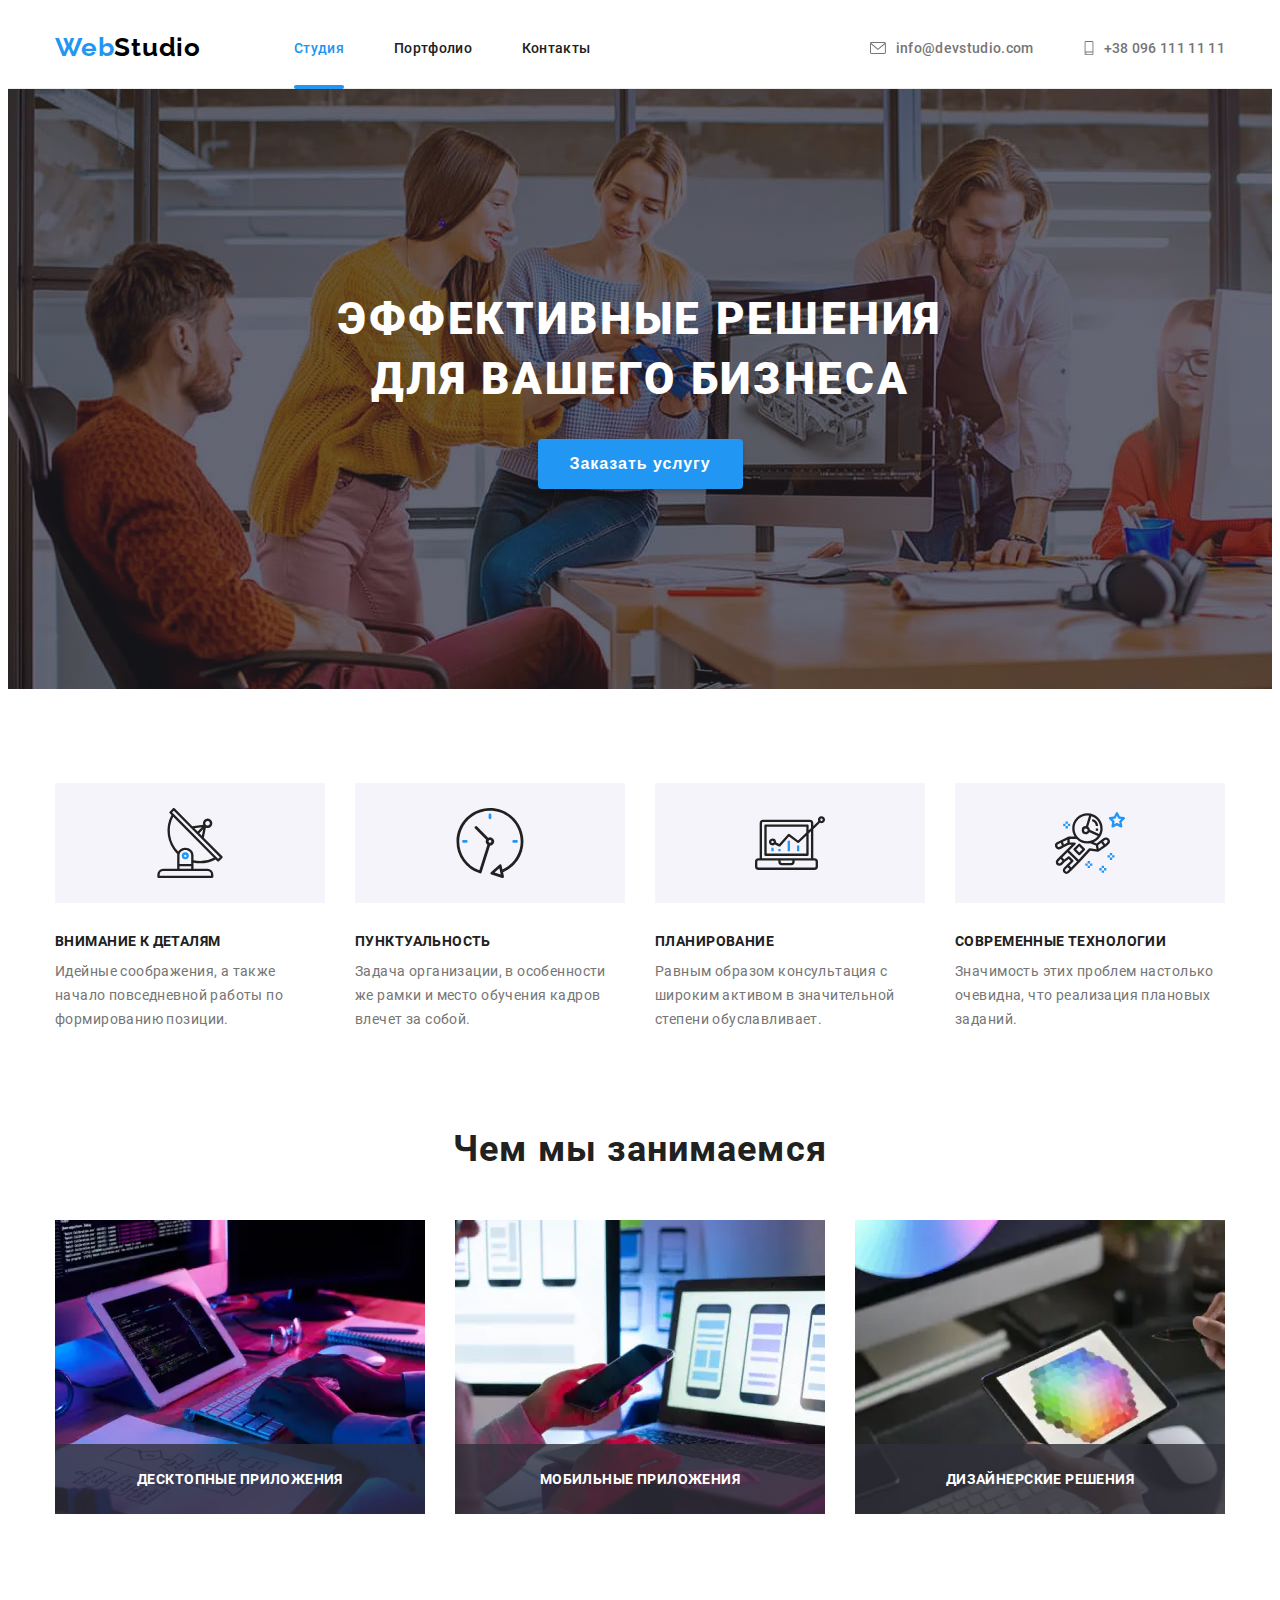
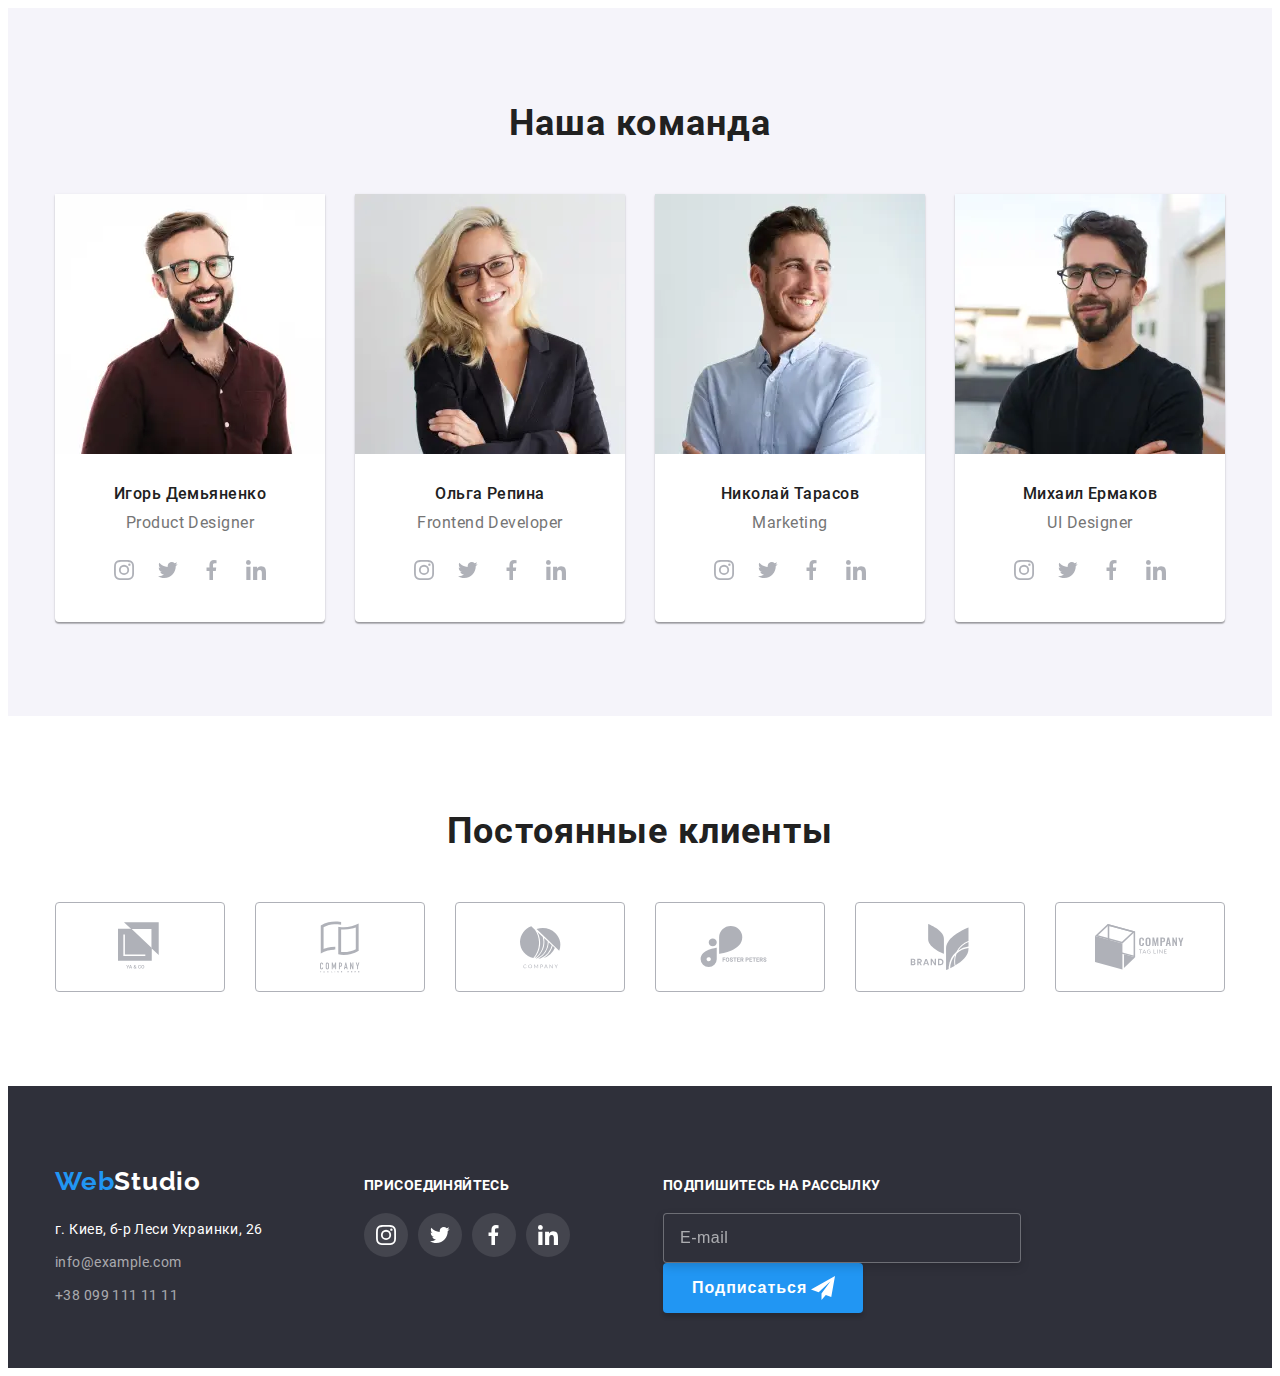
<file: index.html>
<!DOCTYPE html> 
<html lang="ru">
<head>
    <meta charset="UTF-8">
    <meta name="viewport" content="width=device-width, initial-scale=1.0">
    <title>Студия</title>    
       <link rel="stylesheet" href="https://cdnjs.cloudflare.com/ajax/libs/modern-normalize/0.2.0/modern-normalize.min.css"
        integrity="sha512-sqIVMkf5f8XGYI/UZYGs7wODxlUeoj9JknataPfUwtvrSKWMHrMXGZ7Evb6nabFYJQG15vFFyALe6r0nWCD1Ug=="
        crossorigin="anonymous" />
        <link rel="stylesheet" href="./css/main.min.css">
</head>
<body class="global">



    <header class="header">
        <div class="container">

            <!--main navigation to other pages. Same in other pages-->
            <nav class="navigation">

                <a href="./index.html" class="logo" lang="en">Web<span
                            class="logo-studio-color-header">Studio</span></a>
            
                <ul class="site-nav list">
                    <li class="site-nav-item"><a class="link current" href="./index.html">Студия</a></li>
                    <li class="site-nav-item"><a class="link" href="./portfolio.html">Портфолио</a></li>
                    <li class="site-nav-item"><a class="link" href="#">Контакты</a></li>
                </ul>
            
            </nav>


            <button type="button" class="navigation__btn" data-menu-button>
                <svg class="navigation__btn icon_btn" >
                    <use href="./images/sprite.svg#brg_menu"></use>
                </svg>
            </button>
            

<!--Mobile menu-->
<div class="mobile__menu" data-menu>
    <button class="mobile__close__btn" type="button" data-menu-close>
        <svg class="menu__close__btn__icon" width="40px" height="40px">
            <use href="./images/sprite.svg#icon-close_brg"></use>
        </svg>
    </button>

    <ul class="mobile__menu__nav list">
        <li class="nav__item"><a class="mobile__menu__item nav__link link--current link" href="./index.html">Студия</a></li>
        <li class="nav__item"><a class="mobile__menu__item nav__link  link" href="./portfolio.html">Портфолио</a></li>
        <li class="nav__item"><a class="mobile__menu__item nav__link  link" href="#">Контакты</a></li>
    </ul>
<div class="wraper__items">
    <ul class="mobile__menu__contact list">
        <li class="menu__contact__items">
            <a href="mailto:info@devstudio.com" class="mobile__menu__link contact__mail nav__link">
                
                <span lang="en">info@devstudio.com</span></a>
        </li>
        <li class="menu__contact__items">
            <a href="tel:+380961111111" class="mobile__menu__link contact__tel nav__link">
                
                +38 096 111 11 11</a>
        </li>
    </ul> 

    <ul class="mobile__social__list list">
        <li class="mobile__social__items"><a class="mobile__social__link nav__link" href="#">
            Instagram
            </a>
        </li>
        <li class="mobile__social__items"><a class="mobile__social__link nav__link" href="#">
            Twitter
            </a>
        </li>
        <li class="mobile__social__items"><a class="mobile__social__link nav__link" href="#">
            Facebook
            </a>
        </li>
        <li class="mobile__social__items"><a class="mobile__social__link nav__link" href="#">
            LinkedIn 
            </a>
        </li>
    </ul> 
</div>

</div>
 <!-- end of mobile menu -->


            <!--our contacts icon-brg_menu  brg_close-->
            <ul class="header-contact list">
                <li class="items__mail">
                    <a href="mailto:info@devstudio.com" class="header-contact-mail">
                        <svg class="contact-icon" width="16px" height="12px">
                            <use href="./images/sprite.svg#envelope"></use>
                        </svg>
                        <span lang="en">info@devstudio.com</span></a>
                </li>
                <li class="items__tel">
                    <a href="tel:+380961111111" class="header-contact-tel">
                        <svg class="contact-icon" width="10px" height="16px">
                            <use href="./images/sprite.svg#smartphone"></use>
                        </svg>
                        +38 096 111 11 11</a>
                </li>
               
            </ul>
        </div>



    </header>

    <!--Unique contents of page-->
    <main>
        <!--Hero-->
        
        <section class="hero overlay">
            <div class="container ">
                <h1 class="hero-title">Эффективные решения для вашего бизнеса</h1>
                <button data-modal-open type="button" class="hero-button">Заказать услугу</button>
            </div>
        </section>
        
        <!--Particularities-->

        <section class="particular">
            <div class="container">
                <h2 class="visually-hidden">наши конкурентные преимущества</h2>

                <ul class="particular-list list">
                    <li class="particular-list-items icon-antenna">
                                           
                        <div class="particular-list-block">
                
                            <h3 class="title">Внимание к деталям</h3>
                            <p class="text">Идейные соображения, а также начало повседневной работы по формированию позиции.</p>
                        </div>
                    </li>
                    <li class="particular-list-items icon-clock">
                      
                        <div class="particular-list-block">
                            <h3 class="title">Пунктуальность</h3>
                            <p class="text">Задача организации, в особенности же рамки и место обучения кадров влечет за собой.</p>
                        </div>
                    </li>
                    <li class="particular-list-items icon-diagram">
                      
                        <div class="particular-list-block">
                            <h3 class="title">Планирование</h3>
                            <p class="text">Равным образом консультация с широким активом в значительной степени обуславливает.</p>
                        </div>
                    </li>
                    <li class="particular-list-items icon-astronaut">
                        
                        <div class="particular-list-block">
                            <h3 class="title">Современные технологии</h3>
                            <p class="text">Значимость этих проблем настолько очевидна, что реализация плановых заданий.</p>
                        </div>
                    </li>
                </ul>

            </div>
        </section>

        <!-- ONLY DESKTOP What we are doing, and what we can.-->

        <section class="practice">
            <div class="container">
                <h2 class="practice-title">Чем мы занимаемся</h2>
                <ul class="practice-list list">
                    <li class="practice-list-items">
                            <div class="practice-thumb">
                               
                                
                                <picture>
                                    <source srcset="./images/wd/wd-1.webp 1x, 
                                                    ./images/wd/wd-1@2x.webp 2x" 
                                                    media="(min-width: 1200px)" 
                                                    type="image/webp">
                                    <source srcset="./images/wd/wd-1.jpg 1x, 
                                                    ./images/wd/wd-1@2x.jpg 2x" 
                                                    media="(min-width: 1200px)">
                                        <img src="./images/wd/wd-1.jpg" alt="Проектирование алгоритмов ПО" >
                                </picture> 

                                <p class="practice-description">
                                    Десктопные приложения
                                </p>
                            </div>
                    </li>
                    <li class="practice-list-items">
                            <div class="practice-thumb">
                                

                                <picture>
                                    <source srcset="./images/wd/wd-2.webp 1x, ./images/wd/wd-2@2x.webp 2x" media="(min-width:1200px)" type="image/webp">
                                    <source srcset="./images/wd/wd-2.jpg 1x, ./images/wd/wd-2@2x.jpg 2x" media="(min-width:1200px)">
                                        <img src="./images/wd/wd-2.jpg" alt="Разработка дизайна сайтов для мобильных устройств">
                                </picture>

                                <p class="practice-description">
                                    Мобильные приложения
                                </p>
                            </div>

                            
                    </li>
                    <li class="practice-list-items">
                            <div class="practice-thumb">
                              

                                <picture>
                                    <source srcset="./images/wd/wd-3.webp 1x, ./images/wd/wd-3@2x.webp 2x" media="(min-width:1200px)" type="image/webp">
                                    <source srcset="./images/wd/wd-3.jpg 1x, ./images/wd/wd-3@2x.jpg 2x" media="(min-width:1200px)">
                                        <img src="./images//wd/wd-3.jpg" alt="Колористика цветового дизайна">
                                </picture>


                                <p class="practice-description">
                                    Дизайнерские решения
                                </p>
                            </div>
                            
                    </li>
                </ul>
            </div>
        </section> 

        <!--Our team-->
        <section class="team">
            <div class="container">
                <h2 class="team-title">Наша команда</h2>
                <ul class="team-list list">
                    <li class="team-card">                         
                       
    <!-- Igor  -->
                        <picture>
                            <source srcset="./images/igor/ig-desk.webp 1x, 
                                            ./images/igor/ig-desk@2x.webp 2x"
                                             media="(min-width:1200px)" 
                                             type="image/webp">                
                                <source srcset="./images/igor/ig-desk.jpg 1x, 
                                                ./images/igor/ig-desk@2x.jpg 2x" 
                                            media="(min-width:1200px)">
                                                       
                            <source srcset="./images/igor/ig-tabl.webp 1x, 
                                            ./images/igor/ig-tabl@2x.webp 2x"
                                              media="(min-width:768px)" 
                                              type="image/webp">
                                <source srcset="./images/igor/ig-tabl.jpg 1x, 
                                                ./images/igor/ig-tabl@2x.jpg 2x" 
                                            media="(min-width:768px)">

                            <source srcset="./images/igor/ig-mob.webp 1x, 
                                            ./images/igor/ig-mob@2x.webp 2x"
                                             media="(max-width:767px)" 
                                             type="image/webp">
                                <source srcset="./images/igor/ig-mob.jpg 1x, 
                                                ./images/igor/ig-mob@2x.jpg 2x" 
                                             media="(max-width:767px)">     
                            
                                <img class="team-member" src="./images/igor/ig-mob.jpg" alt="Фотография Игоря Демьяненко">
                        </picture>
                        
                        <div class="team-member-box">
                            <h3 class="team-list-title">Игорь Демьяненко</h3>
                            <p class="team-list-text" lang="en">Product Designer</p>
                            
                            <ul class="social-list list">
                                <li class="social-list-items"><a class="social-list-link" href="#">
                                        <svg class="social-icon">
                                            <use href="./images/sprite.svg#instagram"></use>
                                        </svg>
                                    </a>
                                </li>
                                <li class="social-list-items"><a class="social-list-link" href="#">
                                        <svg class="social-icon">
                                            <use href="./images/sprite.svg#twitter"></use>
                                        </svg>
                                    </a>
                                </li>
                                <li class="social-list-items"><a class="social-list-link" href="#">
                                        <svg class="social-icon">
                                            <use href="./images/sprite.svg#facebook"></use>
                                        </svg>
                                    </a>
                                </li>
                                <li class="social-list-items"><a class="social-list-link" href="#">
                                        <svg class="social-icon">
                                            <use href="./images/sprite.svg#linkedin"></use>
                                        </svg>
                                    </a>
                                </li>
                            </ul>
                        
                        </div>
                        
                    </li>
                    <li class="team-card">
                      
<!-- Olga  -->
                        <picture>
                            <source srcset="./images/olga/ol-desk.webp 1x, 
                                            ./images/olga/ol-desk@2x.webp 2x"
                                            media="(min-width:1200px)" 
                                            type="image/webp">                
                                <source srcset="./images/olga/ol-desk.jpg 1x, 
                                                ./images/olga/ol-desk@2x.jpg 2x" 
                                            media="(min-width:1200px)">
                            
                            <source srcset="./images/olga/ol-tabl.webp 1x, 
                                            ./images/olga/ol-tabl@2x.webp 2x"
                                              media="(min-width:768px)" 
                                              type="image/webp">
                                <source srcset="./images/olga/ol-tabl.jpg 1x, 
                                                ./images/olga/ol-tabl@2x.jpg 2x" 
                                            media="(min-width:768px)">

                       
                                <source srcset="./images/olga/ol-mob.webp 1x, 
                                            ./images/olga/ol-mob@2x.webp 2x"
                                             media="(max-width:767px)" 
                                             type="image/webp">
                                     <source srcset="./images/olga/ol-mob.jpg 1x, 
                                                ./images/olga/ol-mob@2x.jpg 2x" 
                                             media="(max-width:767px)">    
                                <img class="team-member" src="./images/olga/ol-mob.jpg" alt="Фотография Ольги Репиной">
                        </picture>

                        <div class="team-member-box">
                            <h3 class="team-list-title">Ольга Репина</h3>
                            <p class="team-list-text" lang="en">Frontend Developer</p>
                            <ul class="social-list list">
                                <li class="social-list-items"><a class="social-list-link" href="#">
                                        <svg class="social-icon">
                                            <use href="./images/sprite.svg#instagram"></use>
                                        </svg>
                                    </a>
                                </li>
                                <li class="social-list-items"><a class="social-list-link" href="#">
                                        <svg class="social-icon">
                                            <use href="./images/sprite.svg#twitter"></use>
                                        </svg>
                                    </a>
                                </li>
                                <li class="social-list-items"><a class="social-list-link" href="#">
                                        <svg class="social-icon">
                                            <use href="./images/sprite.svg#facebook"></use>
                                        </svg>
                                    </a>
                                </li>
                                <li class="social-list-items"><a class="social-list-link" href="#">
                                        <svg class="social-icon">
                                            <use href="./images/sprite.svg#linkedin"></use>
                                        </svg>
                                    </a>
                                </li>
                            </ul>
                        </div>
                       
                    </li>
                    <li class="team-card">
                       

<!-- Nikol  -->
                        <picture>
                           <source srcset="./images/nikolay/nik-desk.webp 1x, 
                                            ./images/nikolay/nik-desk@2x.webp 2x"
                                            media="(min-width:1200px)" 
                                            type="image/webp">                
                                <source srcset="./images/nikolay/nik-desk.jpg 1x, 
                                                ./images/nikolay/nik-desk@2x.jpg 2x" 
                                            media="(min-width:1200px)">

                            
                            <source srcset="./images/nikolay/nik-tabl.webp 1x, 
                                            ./images/nikolay/nik-tabl@2x.webp 2x"
                                            media="(min-width:768px)" 
                                            type="image/webp">
                                <source srcset="./images/nikolay/nik-tabl.jpg 1x, 
                                                ./images/nikolay/nik-tabl@2x.jpg 2x" 
                                            media="(min-width:768px)">


                            <source srcset="./images/nikolay/nik-mob.webp 1x, 
                                            ./images/nikolay/nik-mob@2x.webp 2x"
                                            media="(max-width:767px)" 
                                            type="image/webp">
                                <source srcset="./images/nikolay/nik-mob.jpg 1x, 
                                                ./images/nikolay/nik-mob@2x.jpg 2x" 
                                            media="(max-width:767px)"> 

                                <img class="team-member" src="./images/nikolay/nik-mob.jpg" alt="Фотография Николая Тарасова">
                        </picture>


                        <div class="team-member-box">
                            <h3 class="team-list-title">Николай Тарасов</h3>
                            <p class="team-list-text" lang="en">Marketing</p>
                            <ul class="social-list list">
                                <li class="social-list-items"><a class="social-list-link" href="#">
                                        <svg class="social-icon">
                                            <use href="./images/sprite.svg#instagram"></use>
                                        </svg>
                                    </a>
                                </li>
                                <li class="social-list-items"><a class="social-list-link" href="#">
                                        <svg class="social-icon">
                                            <use href="./images/sprite.svg#twitter"></use>
                                        </svg>
                                    </a>
                                </li>
                                <li class="social-list-items"><a class="social-list-link" href="#">
                                        <svg class="social-icon">
                                            <use href="./images/sprite.svg#facebook"></use>
                                        </svg>
                                    </a>
                                </li>
                                <li class="social-list-items"><a class="social-list-link" href="#">
                                        <svg class="social-icon">
                                            <use href="./images/sprite.svg#linkedin"></use>
                                        </svg>
                                    </a>
                                </li>
                            </ul>
                        </div>
                       
                    </li>
                    <li class="team-card">
                   

<!-- Mikhail  -->
                        <picture>
                            <source srcset="./images/mikhail/mikh-desk.webp 1x, 
                                            ./images/mikhail/mikh-desk@2x.webp 2x"
                                            media="(min-width:1200px)" 
                                            type="image/webp">                
                                <source srcset="./images/mikhail/mikh-desk.jpg 1x, 
                                                ./images/mikhail/mikh-desk@2x.jpg 2x" 
                                            media="(min-width:1200px)">
                            
                            <source srcset="./images/mikhail/mikh-tabl.webp 1x, 
                                            ./images/mikhail/mikh-tabl@2x.webp 2x"
                                            media="(min-width:768px)" 
                                            type="image/webp">
                                <source srcset="./images/mikhail/mikh-tabl.jpg 1x, 
                                                ./images/mikhail/mikh-tabl@2x.jpg 2x" 
                                            media="(min-width:768px)">

                                            
                            <source srcset="./images/mikhail/mikh-mob.webp 1x, 
                                            ./images/mikhail/mikh-mob@2x.webp 2x"
                                            media="(max-width:767px)" 
                                            type="image/webp">
                                <source srcset="./images/mikhail/mikh-mob.jpg 1x, 
                                                ./images/mikhail/mikh-mob@2x.jpg 2x" 
                                            media="(max-width:767px)"> 
                         
                                <img class="team-member" src="./images/mikhail/mikh-mob.jpg" alt="Фотография Михаила Ермакова">
                        </picture>

                        <div class="team-member-box">
                            <h3 class="team-list-title">Михаил Ермаков</h3>
                            <p class="team-list-text" lang="en">UI Designer</p>
                            <ul class="social-list list">
                                <li class="social-list-items"><a class="social-list-link" href="#">
                                        <svg class="social-icon">
                                            <use href="./images/sprite.svg#instagram"></use>
                                        </svg>
                                    </a>
                                </li>
                                <li class="social-list-items"><a class="social-list-link" href="#">
                                        <svg class="social-icon">
                                            <use href="./images/sprite.svg#twitter"></use>
                                        </svg>
                                    </a>
                                </li>
                                <li class="social-list-items"><a class="social-list-link" href="#">
                                        <svg class="social-icon">
                                            <use href="./images/sprite.svg#facebook"></use>
                                        </svg>
                                    </a>
                                </li>
                                <li class="social-list-items"><a class="social-list-link" href="#">
                                        <svg class="social-icon">
                                            <use href="./images/sprite.svg#linkedin"></use>
                                        </svg>
                                    </a>
                                </li>
                            </ul>
                        </div>
                     
                    </li>
                 </ul> 
            </div>
        </section>

        <!-- Our regular customers -->
        <section class="customers">
            <div class="container">
                <h2 class="title">Постоянные клиенты</h2>
                <ul class="customers-order list">
                    <li class="customers-order-item">
                        <a class="customer-order-link" href="#">
                            <svg class="customer-icon"  width="45px" height="50px">
                                <use href="./images/sprite.svg#yaco"></use>
                            </svg>
                        </a>
                    </li>
                    <li class="customers-order-item">
                        <a class="customer-order-link" href="#">
                            <svg class="customer-icon" width="40px" height="52px">
                                <use href="./images/sprite.svg#tagline"></use>
                            </svg>
                        </a>
                    </li>
                    <li class="customers-order-item">
                        <a class="customer-order-link" href="#">
                            <svg class="customer-icon" width="41px" height="43px">
                                <use href="./images/sprite.svg#company"></use>
                            </svg>
                        </a>
                    </li>
                    <li class="customers-order-item">
                        <a class="customer-order-link" href="#">
                            <svg class="customer-icon" width="80px" height="42px">
                                <use href="./images/sprite.svg#fosterpeters"></use>
                            </svg>
                        </a>
                    </li>
                    <li class="customers-order-item">
                        <a class="customer-order-link" href="#">
                            <svg class="customer-icon"  width="59px" height="46px">
                                <use href="./images/sprite.svg#brand"></use>
                            </svg>
                        </a>
                    </li>
                    <li class="customers-order-item">
                        <a class="customer-order-link" href="#">
                            <svg class="customer-icon"  width="89px" height="50px">
                                <use href="./images/sprite.svg#companytag"></use>
                            </svg>
                        </a>
                    </li>
                 
                </ul>
            </div>
        </section>
    </main> 

<!--Footer same in other pages-->
<footer class="footer">
      <div class="container">
        <div class="footer-section">
<!-- <div class="footer__wrap"> -->
            <div class="footer-logo-adress">
                <div class="footer-logo">
                    <a href="./index.html" class="logo f-logo" lang="en">Web<span
                                class="logo-studio-color-footer">Studio</span></a>
                </div>

                
                <address class="address-futer">

                    <ul class="address-list list">
                        <li class="items"><a href="https://goo.gl/maps/gbBX1J2FMPTJKqRh9" class="address-office"> г. Киев, б-р Леси
                                Украинки, 26</a></li>
                        
                        <li class="items"><a href="mailto:info@example.com" class="address-mail">info@example.com</a></li>
                        <li class="items"><a href="tel:+380991111111" class="adress-tel">+38 099 111 11 11</a></li>
                    </ul>
                </address>
            </div>

            <div class="footer-social">
                <b class="footer-call">присоединяйтесь</b>
                <ul class="footer-social-list list">
                    <li class="footer-social-list-items"><a class="footer-social-list-link" href="#">
                            <svg class="footer-social-icon">
                                <use href="./images/sprite.svg#instagram"></use>
                            </svg>
                        </a>
                    </li>
                    <li class="footer-social-list-items"><a class="footer-social-list-link" href="#">
                            <svg class="footer-social-icon">
                                <use href="./images/sprite.svg#twitter"></use>
                            </svg>
                        </a>
                    </li>
                    <li class="footer-social-list-items"><a class="footer-social-list-link" href="#">
                            <svg class="footer-social-icon">
                                <use href="./images/sprite.svg#facebook"></use>
                            </svg>
                        </a>
                    </li>
                    <li class="footer-social-list-items"><a class="footer-social-list-link" href="#">
                            <svg class="footer-social-icon">
                                <use href="./images/sprite.svg#linkedin"></use>
                            </svg>
                        </a>
                    </li>
                </ul>
            </div>
<!-- </div> -->
            <div class="form-footer">
                <b class="text">Подпишитесь на рассылку</b>
                <form class="sign-form" name="sign">
                    <input class="sign-input" type="email" name="sign" placeholder="E-mail">
                    <button class="sign-btn" type="submit">
                        <span class="sign-btn-text">Подписаться</span>
                        <svg class="sign-icon" width="24px" height="24px">
                            <use href="./images/sprite.svg#send"></use>
                        </svg>
                    </button>
                </form>
            </div>

        </div>

      </div>
    </footer>

<!-- =========  Modal Form =========  -->

<div class="backdrop is-hidden" data-modal>

        <div class="modal">
            <h2 class="modal-title">Оставьте свои данные, мы вам перезвоним</h2>
           
            <button data-modal-close type="button" class="modal-button">
<svg class="modal-button-icon" width="11px" height="11px">
    <use href="./images/sprite.svg#close-vector"></use>
</svg>
            </button>

            <form action="#" class="modal-form" name="modal-studio" >
                <label class="modal-name">Имя
                  <span class="name-wrapper"> 
                    <input type="text" name="modal-user-name" class="modal-name-input">
                    <svg class="icon-name" width="18px" height="18px">
                        <use href="./images/sprite.svg#person-black-18dp-1"></use>
                    </svg>
                  </span>
                </label>
               

                <label class="modal-tel">Телефон
                    <span class="tell-wrapper">
                        <input type="tel" name="modal-user-tel" class="modal-tel-input">
                        <svg class="icon-tell" width="18px" height="18px">
                            <use href="./images/sprite.svg#phone-black-18dp-1"></use>
                        </svg>
                    </span>
                </label>
                
                <label class="modal-mail">Почта
                    <span class="mail-wraper">
                        <input type="email" name="modal-user-mail" class="modal-mail-input">
                        <svg class="icon-mail" width="18px" height="18px">
                            <use href="./images/sprite.svg#email-black-18dp-1"></use>
                        </svg>
                    </span>
                </label>
                
                <span class="comment-wraper">
                <label class="modal-comment">Комментарий
                    <textarea class="modal-comment-text" name="modal-textarea" placeholder="Введите текст"></textarea>
                </label>
                </span>
                

                <input type="checkbox" id="custom-btn" name="modal-policy" class="modal-check-kastom">
                <label for="custom-btn" class="modal-check-policy">Соглашаюсь с рассылкой и принимаю&nbsp;<a class="agreement-policy" href="#">Условия договора</a>                   
                </label>

                <button type="submit" class="modal-form-btn"><span class="modal-btn-text">Отправить</span></button>
            </form>

        </div>

    </div> 



<script src="./js/modal.js"></script>
<script src="./js/mobile-menu.js"></script>
</body>
</html>
</file>
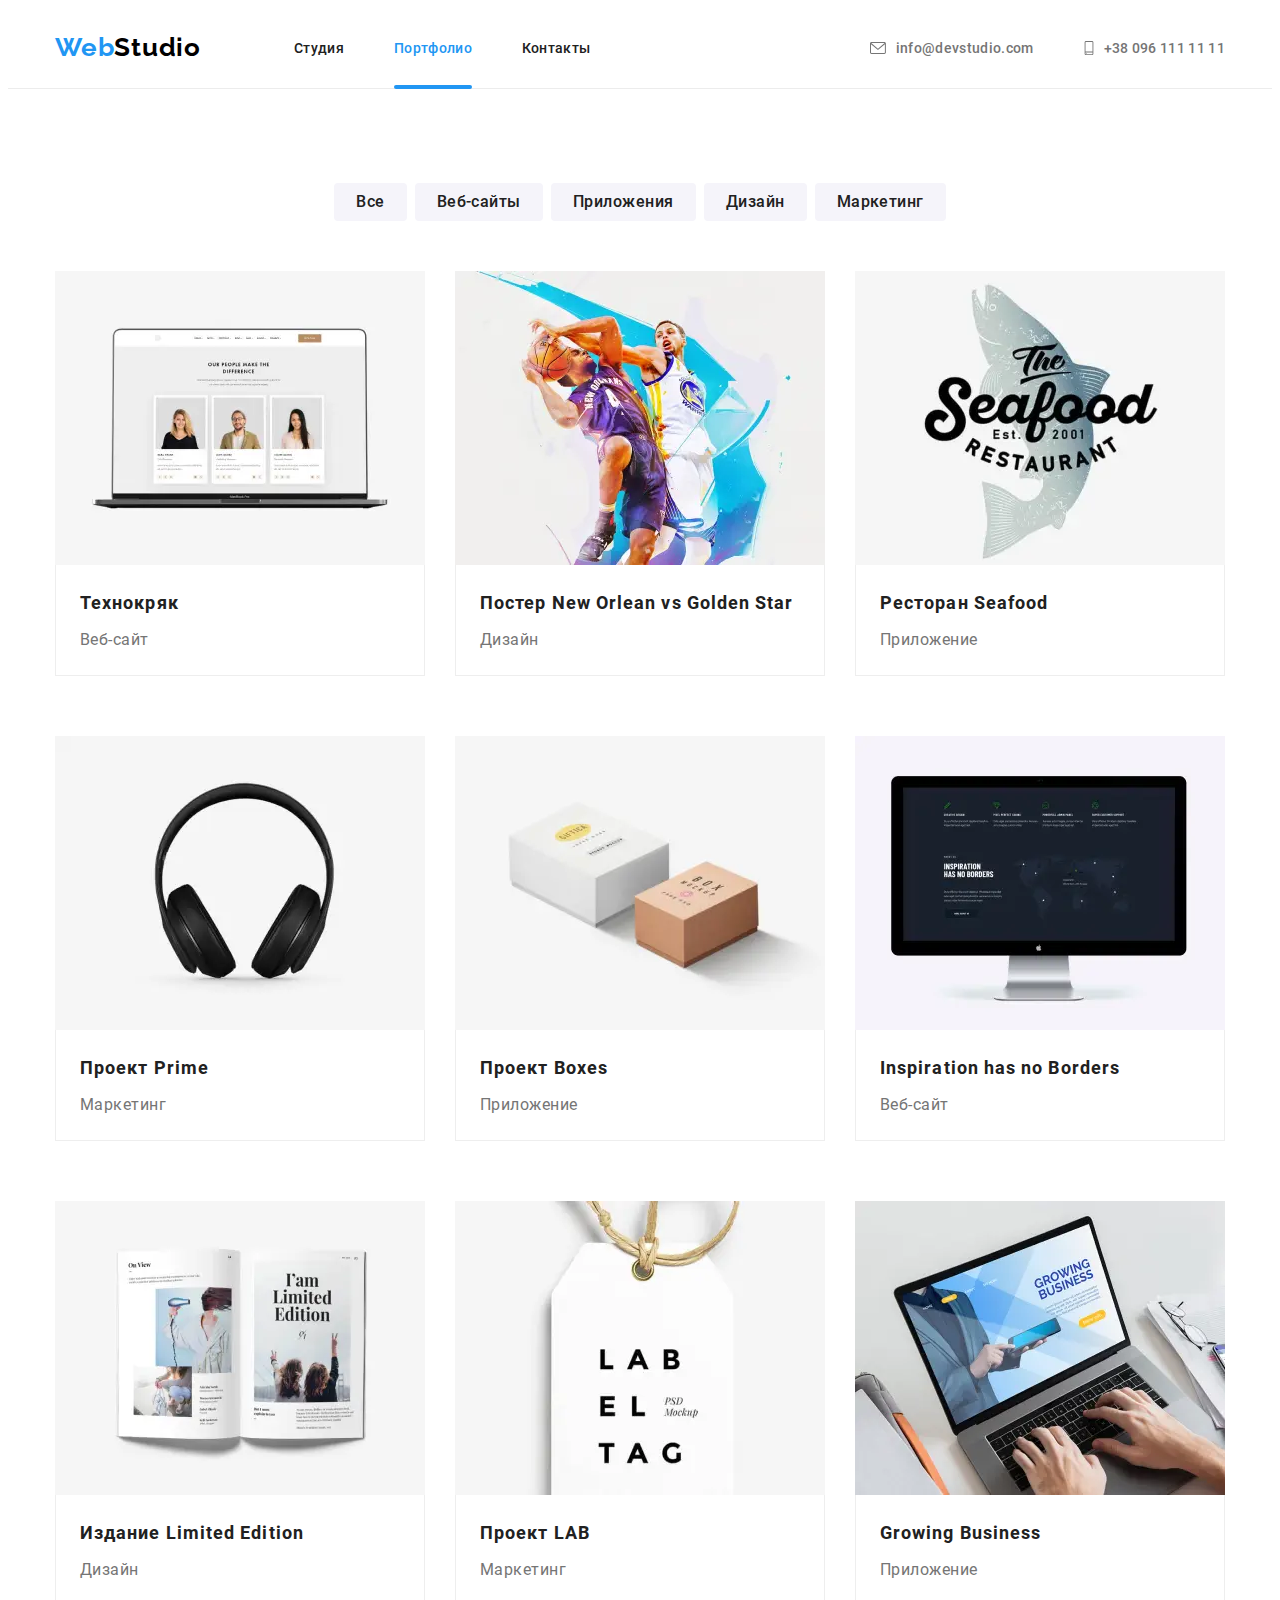
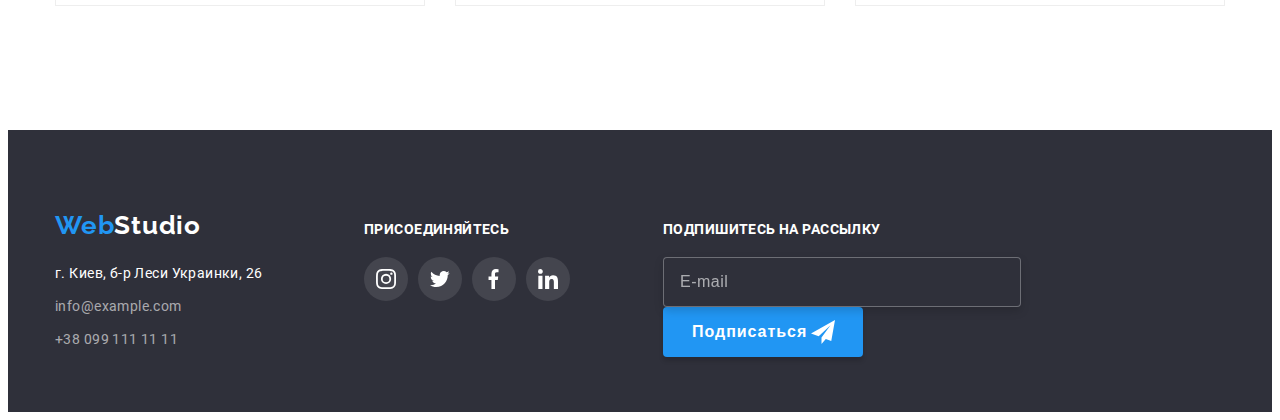
<file: portfolio.html>
<!DOCTYPE html>
<html lang="ru">
<head>
    <meta charset="UTF-8">
    <meta name="viewport" content="width=device-width, initial-scale=1.0">
    <title>Портфолио</title>
    <link rel="stylesheet" href="https://cdnjs.cloudflare.com/ajax/libs/modern-normalize/0.2.0/modern-normalize.min.css" integrity="sha512-sqIVMkf5f8XGYI/UZYGs7wODxlUeoj9JknataPfUwtvrSKWMHrMXGZ7Evb6nabFYJQG15vFFyALe6r0nWCD1Ug==" crossorigin="anonymous" />
    <link rel="stylesheet" href="./css/portfolio.min.css">
</head>
<body class="global">
    <header class="header">
        <div class="container">

            <!--main navigation to other pages. Same in other pages-->
            <nav class="navigation">

                <a href="./index.html" class="logo" lang="en">Web<span
                            class="logo-studio-color-header">Studio</span></a>
            
                <ul class="site-nav list">
                    <li class="site-nav-item"><a class="link " href="./index.html">Студия</a></li>
                    <li class="site-nav-item"><a class="link current" href="./portfolio.html">Портфолио</a></li>
                    <li class="site-nav-item"><a class="link" href="#">Контакты</a></li>
                </ul>
            
            </nav>


      
            <button type="button" class="navigation__btn" data-menu-button>
                <svg class="navigation__btn icon_btn" >
                    <use href="./images/sprite.svg#brg_menu"></use>
                </svg>
            </button>
            
<!--Mobile menu-->

<div class="mobile__menu" data-menu>
    <button class="mobile__close__btn" type="button" data-menu-close>
        <svg class="menu__close__btn__icon" width="40px" height="40px">
            <use href="./images/sprite.svg#icon-close_brg"></use>
        </svg>
    </button>

    <ul class="mobile__menu__nav list">
        <li class="nav__item"><a class="mobile__menu__item nav__link link" href="./index.html">Студия</a></li>
        <li class="nav__item"><a class="mobile__menu__item nav__link link--current   link" href="./portfolio.html">Портфолио</a></li>
        <li class="nav__item"><a class="mobile__menu__item nav__link  link" href="#">Контакты</a></li>
    </ul>
<div class="wraper__items">
    <ul class="mobile__menu__contact list">
        <li class="menu__contact__items">
            <a href="mailto:info@devstudio.com" class="mobile__menu__link contact__mail nav__link">
                
                <span lang="en">info@devstudio.com</span></a>
        </li>
        <li class="menu__contact__items">
            <a href="tel:+380961111111" class="mobile__menu__link contact__tel nav__link">
                
                +38 096 111 11 11</a>
        </li>
    </ul> 

    <ul class="mobile__social__list list">
        <li class="mobile__social__items"><a class="mobile__social__link nav__link" href="#">
            Instagram
            </a>
        </li>
        <li class="mobile__social__items"><a class="mobile__social__link nav__link" href="#">
            Twitter
            </a>
        </li>
        <li class="mobile__social__items"><a class="mobile__social__link nav__link" href="#">
            Facebook
            </a>
        </li>
        <li class="mobile__social__items"><a class="mobile__social__link nav__link" href="#">
            LinkedIn 
            </a>
        </li>
    </ul> 
</div>

</div>
 <!-- end of mobile menu -->

 
            <!--our contacts icon-brg_menu  brg_close-->
            <ul class="header-contact list">
                <li class="items__mail">
                    <a href="mailto:info@devstudio.com" class="header-contact-mail">
                        <svg class="contact-icon" width="16px" height="12px">
                            <use href="./images/sprite.svg#envelope"></use>
                        </svg>
                        <span lang="en">info@devstudio.com</span></a>
                </li>
                <li class="items__tel">
                    <a href="tel:+380961111111" class="header-contact-tel">
                        <svg class="contact-icon" width="10px" height="16px">
                            <use href="./images/sprite.svg#smartphone"></use>
                        </svg>
                        +38 096 111 11 11</a>
                </li>
               
            </ul>
        </div>



    </header>

    <!--Unique contents of page-->
    
    <main class="portfolio-main">
        <div class="container">
            <section class="filter">
                <h2 class="visually-hidden">Кнопки для фильтрации портфолио по типу работы</h2>
                <div class="filter-button-container">
                    <ul class="filter-list list">
                        <li class="filter-list-item"><button class="filter-button" type="button">Все</button></li>
                        <li class="filter-list-item"><button class="filter-button" type="button">Веб-сайты</button></li>
                        <li class="filter-list-item"><button class="filter-button" type="button">Приложения</button></li>
                        <li class="filter-list-item"><button class="filter-button" type="button" >Дизайн</button></li>
                        <li class="filter-list-item"><button class="filter-button" type="button">Маркетинг</button></li>
                    </ul>
                </div>
            </section>

            <section class="portfolio">
                <div class="portfolio-cards">
                    <h1  class="visually-hidden">Список портфолио с изображением каждой сделанной работы</h1>

                    <ul class="portfolio-list list">


                        <li class="portfolio-list-item">
                            <a href="#" class="portfolio-link">
                                <div class="portfolio-overlay">
                                    <!-- <img src="./images/prtf-ws-technkr.jpg" alt="Главная страница веб-сайта Технокряк, на которой изображены сотрудники" width="370"> -->
        <!-- Tekhnar  -->
                        <picture>
                            <source srcset="./images/portfolio/tekhn/tekhn-desk.webp 1x, 
                                            ./images/portfolio/tekhn/tekhn-desk@2x.webp 2x"
                                                            media="(min-width:1200px)" 
                                                            type="image/webp">                
                                                <source srcset="./images/portfolio/tekhn/tekhn-desk.jpg 1x, 
                                                                ./images/portfolio/tekhn/tekhn-desk@2x.jpg 2x" 
                                                            media="(min-width:1200px)">
                            
                            <source srcset="./images/portfolio/tekhn/tekhn-tabl.webp 1x, 
                                            ./images/portfolio/tekhn/tekhn-tabl@2x.webp 2x"
                                                            media="(min-width:768px)" 
                                                            type="image/webp">
                                                <source srcset="./images/portfolio/tekhn/tekhn-tabl.jpg 1x, 
                                                ./images/portfolio/tekhn/tekhn-tabl@2x.jpg 2x" 
                                                            media="(min-width:768px)">
                                            
                            <source srcset="./images/portfolio/tekhn/tekhn-mob.webp 1x, 
                                            ./images/portfolio/tekhn/tekhn-mob@2x.webp 2x"
                                            media="(max-width:767px)" 
                                            type="image/webp">
                            <source srcset="./images/portfolio/tekhn/tekhn-mob.jpg 1x, 
                                                ./images/portfolio/tekhn/tekhn-mob@2x.jpg 2x" 
                                                            media="(max-width:767px)"> 
                                            
                                <img  src="./images/portfolio/tekhn/tekhn-mob.jpg" alt="Главная страница веб-сайта Технокряк, на которой изображены сотрудники">
                        </picture>
                                            
                                    <p class="text-overlay">
                                        Технокряк это современная площадка распространения коронавируса. Компании используют эту платформу для цифрового
                                        шпионажа и атак на защищённые сервера конкурентов.
                                    </p>
                                </div>
                            
                                <div class="portfolio-card-box tekhn-box">
                                    <h3 class="title">Технокряк</h3>
                                    <p class="text">Веб-сайт</p>
                                </div>
                            </a>
                        </li>


                        <li class="portfolio-list-item">
                            <a href="#" class="portfolio-link">
                                <div class="portfolio-overlay">
                                    <!-- <img src="./images/prtf-diz-post-neworlean.jpg" alt="Игра в баскетбол" width="370"> -->

<!-- Neworlean  -->
                        <picture>

                            <source srcset="./images/portfolio/norl/norl-desk.webp 1x, 
                                            ./images/portfolio/norl/norl-desk@2x.webp 2x"
                                            media="(min-width:1200px)" 
                                            type="image/webp">                
                                <source srcset="./images/portfolio/norl/norl-desk.jpg 1x, 
                                                ./images/portfolio/norl/norl-desk@2x.jpg 2x" 
                                            media="(min-width:1200px)">
                                
                            <source srcset="./images/portfolio/norl/norl-tabl.webp 1x, 
                                            ./images/portfolio/norl/norl-tabl@2x.webp 2x"
                                            media="(min-width:768px)" 
                                            type="image/webp">
                                <source srcset="./images/portfolio/norl/norl-tabl.jpg 1x, 
                                                ./images/portfolio/norl/norl-tabl@2x.jpg 2x" 
                                            media="(min-width:768px)">

                                            <source srcset="./images/portfolio/norl/norl-mob.webp 1x, 
                                            ./images/portfolio/norl/norl-mob@2x.webp 2x"
                                            media="(max-width:767px)" 
                                            type="image/webp">
                                <source srcset="./images/portfolio/norl/norl-mob.jpg 1x, 
                                                ./images/portfolio/norl/norl-mob@2x.jpg 2x" 
                                            media="(max-width:767px)"> 
                                            <img  src="./images/portfolio/norl/norl-mob.jpg" alt="Игра в баскетбол">
                        </picture>

                                    <p class="text-overlay">
                                        Технокряк это современная площадка распространения коронавируса. Компании используют эту платформу для цифрового
                                        шпионажа и атак на защищённые сервера конкурентов.
                                    </p>
                                </div>
                                <div class="portfolio-card-box">
                                    <h3 class="title">Постер <span lang="en">New Orlean vs Golden Star</span></h3>
                                    <p class="text">Дизайн</p>
                                </div>
                            </a>
                        </li>
                        <li class="portfolio-list-item">
                            <a href="#" class="portfolio-link">
                                <div class="portfolio-overlay">
                                
<!-- Rest Sea Food  -->
                        <picture>

                            <source srcset="./images/portfolio/restsea/restsea-desk.webp 1x, 
                                            ./images/portfolio/restsea/restsea-desk@2x.webp 2x"
                                            media="(min-width:1200px)" 
                                            type="image/webp">                
                                <source srcset="./images/portfolio/restsea/restsea-desk.jpg 1x, 
                                                ./images/portfolio/restsea/restsea-desk@2x.jpg 2x" 
                                            media="(min-width:1200px)">
                              
                            <source srcset="./images/portfolio/restsea/restsea-tabl.webp 1x, 
                                            ./images/portfolio/restsea/restsea-tabl@2x.webp 2x"
                                            media="(min-width:768px)" 
                                            type="image/webp">
                                <source srcset="./images/portfolio/restsea/restsea-tabl.jpg 1x, 
                                                ./images/portfolio/restsea/restsea-tabl@2x.jpg 2x" 
                                            media="(min-width:768px)">

                                            <source srcset="./images/portfolio/restsea/restsea-mob.webp 1x, 
                                            ./images/portfolio/restsea/restsea-mob@2x.webp 2x"
                                            media="(max-width:767px)" 
                                            type="image/webp">
                                <source srcset="./images/portfolio/restsea/restsea-mob.jpg 1x, 
                                                ./images/portfolio/restsea/restsea-mob@2x.jpg 2x" 
                                            media="(max-width:767px)"> 
                                            <img  src="./images/portfolio/restsea/restsea-mob.jpg" alt="Надпись названия ресторана на фоне рыбы">
                        </picture>
                                    <p class="text-overlay">
                                        Технокряк это современная площадка распространения коронавируса. Компании используют эту платформу для цифрового
                                        шпионажа и атак на защищённые сервера конкурентов.
                                    </p>
                                </div>
                                <div class="portfolio-card-box">
                                    <h3 class="title">Ресторан <span lang="en">Seafood</span></h3>
                                    <p class="text">Приложение</p>
                                </div>
                            </a>
                        </li>
                        <li class="portfolio-list-item">
                            <a href="#" class="portfolio-link">
                                <div class="portfolio-overlay">
                               
<!-- Prime  -->
                        <picture>
                          
                            <source srcset="./images/portfolio/prime/prime-desk.webp 1x, 
                                            ./images/portfolio/prime/prime-desk@2x.webp 2x"
                                            media="(min-width:1200px)" 
                                            type="image/webp">                
                                <source srcset="./images/portfolio/prime/prime-desk.jpg 1x, 
                                                ./images/portfolio/prime/prime-desk@2x.jpg 2x" 
                                            media="(min-width:1200px)">
                            
                            <source srcset="./images/portfolio/prime/prime-tabl.webp 1x, 
                                            ./images/portfolio/prime/prime-tabl@2x.webp 2x"
                                            media="(min-width:768px)" 
                                            type="image/webp">
                                <source srcset="./images/portfolio/prime/prime-tabl.jpg 1x, 
                                                ./images/portfolio/prime/prime-tabl@2x.jpg 2x" 
                                            media="(min-width:768px)">


                                            <source srcset="./images/portfolio/prime/prime-mob.webp 1x, 
                                            ./images/portfolio/prime/prime-mob@2x.webp 2x"
                                            media="(max-width:767px)" 
                                            type="image/webp">
                                <source srcset="./images/portfolio/prime/prime-mob.jpg 1x, 
                                                ./images/portfolio/prime/prime-mob@2x.jpg 2x" 
                                            media="(max-width:767px)"> 
                                <img  src="./images/portfolio/prime/prime-mob.jpg" alt="Наушники">
                        </picture>

                                    <p class="text-overlay">
                                        Технокряк это современная площадка распространения коронавируса. Компании используют эту платформу для цифрового
                                        шпионажа и атак на защищённые сервера конкурентов.
                                    </p>
                                </div>
                                <div class="portfolio-card-box">
                                    <h3 class="title">Проект <span lang="en">Prime</span></h3>
                                    <p class="text">Маркетинг</p>
                                </div>
                            </a>
                        </li>
                        <li class="portfolio-list-item">
                            <a href="#" class="portfolio-link">
                                <div class="portfolio-overlay">
                             
<!-- Boxes  -->
                        <picture>
                                     
                            <source srcset="./images/portfolio/boxes/boxes-desk.webp 1x, 
                                            ./images/portfolio/boxes/boxes-desk@2x.webp 2x"
                                            media="(min-width:1200px)" 
                                            type="image/webp">                
                                <source srcset="./images/portfolio/boxes/boxes-desk.jpg 1x, 
                                                ./images/portfolio/boxes/boxes-desk@2x.jpg 2x" 
                                            media="(min-width:1200px)">
                            
                            <source srcset="./images/portfolio/boxes/boxes-tabl.webp 1x, 
                                            ./images/portfolio/boxes/boxes-tabl@2x.webp 2x"
                                            media="(min-width:768px)" 
                                            type="image/webp">
                                <source srcset="./images/portfolio/boxes/boxes-tabl.jpg 1x, 
                                                ./images/portfolio/boxes/boxes-tabl@2x.jpg 2x" 
                                            media="(min-width:768px)">
                                            <source srcset="./images/portfolio/boxes/boxes-mob.webp 1x, 
                                            ./images/portfolio/boxes/boxes-mob@2x.webp 2x"
                                            media="(max-width:767px)" 
                                            type="image/webp">
                                <source srcset="./images/portfolio/boxes/boxes-mob.jpg 1x, 
                                                ./images/portfolio/boxes/boxes-mob@2x.jpg 2x" 
                                            media="(max-width:767px)"> 
                                <img  src="./images/portfolio/boxes/boxes-mob.jpg" alt="Две коробки разного цвета и размера">
                        </picture>                                

                                    <p class="text-overlay">
                                        Технокряк это современная площадка распространения коронавируса. Компании используют эту платформу для цифрового
                                        шпионажа и атак на защищённые сервера конкурентов.
                                    </p>
                                </div>
                                <div class="portfolio-card-box">
                                    <h3 class="title">Проект <span lang="en">Boxes</span></h3>
                                    <p class="text">Приложение</p>
                                </div>
                            </a>
                        </li>
                        <li class="portfolio-list-item">
                            <a href="#" class="portfolio-link">
                                <div class="portfolio-overlay">
                              
<!-- Inspirit  -->
                        <picture>
                                     
                            <source srcset="./images/portfolio/inspir/inspir-desk.webp 1x, 
                                            ./images/portfolio/inspir/inspir-desk@2x.webp 2x"
                                            media="(min-width:1200px)" 
                                            type="image/webp">                
                                <source srcset="./images/portfolio/inspir/inspir-desk.jpg 1x, 
                                                ./images/portfolio/inspir/inspir-desk@2x.jpg 2x" 
                                            media="(min-width:1200px)">
                            
                            <source srcset="./images/portfolio/inspir/inspir-tabl.webp 1x, 
                                            ./images/portfolio/inspir/inspir-tabl@2x.webp 2x"
                                            media="(min-width:768px)" 
                                            type="image/webp">
                                <source srcset="./images/portfolio/inspir/inspir-tabl.jpg 1x, 
                                                ./images/portfolio/inspir/inspir-tabl@2x.jpg 2x" 
                                            media="(min-width:768px)">

                            <source srcset="./images/portfolio/inspir/inspir-mob.webp 1x, 
                                            ./images/portfolio/inspir/inspir-mob@2x.webp 2x"
                                            media="(max-width:767px)" 
                                            type="image/webp">
                                <source srcset="./images/portfolio/inspir/inspir-mob.jpg 1x, 
                                                ./images/portfolio/inspir/inspir-mob@2x.jpg 2x" 
                                            media="(max-width:767px)"> 
                                <img  src="./images/portfolio/inspir/inspir-mob.jpg" alt="Главная страница веб-сайта с изображением материков">
                        </picture>  
                                
                                    <p class="text-overlay">
                                        Технокряк это современная площадка распространения коронавируса. Компании используют эту платформу для цифрового
                                        шпионажа и атак на защищённые сервера конкурентов.
                                    </p>
                                </div>
                                <div class="portfolio-card-box">
                                    <h3 class="title" lang="en">Inspiration has no Borders</h3>
                                    <p class="text">Веб-сайт</p>
                                </div>
                            </a>
                        </li>
                        <li class="portfolio-list-item">
                            <a href="#" class="portfolio-link">
                                <div class="portfolio-overlay">
                               
<!-- Limited  -->
                        <picture>
                            <source srcset="./images/portfolio/limited/limited-desk.webp 1x, 
                                            ./images/portfolio/limited/limited-desk@2x.webp 2x"
                                            media="(min-width:1200px)" 
                                            type="image/webp">                
                                <source srcset="./images/portfolio/limited/limited-desk.jpg 1x, 
                                                ./images/portfolio/limited/limited-desk@2x.jpg 2x" 
                                            media="(min-width:1200px)">

                            <source srcset="./images/portfolio/limited/limited-tabl.webp 1x, 
                                            ./images/portfolio/limited/limited-tabl@2x.webp 2x"
                                            media="(min-width:768px)" 
                                            type="image/webp">
                                <source srcset="./images/portfolio/limited/limited-tabl.jpg 1x, 
                                                ./images/portfolio/limited/limited-tabl@2x.jpg 2x" 
                                            media="(min-width:768px)">

                            <source srcset="./images/portfolio/limited/limited-mob.webp 1x, 
                                             ./images/portfolio/limited/limited-mob@2x.webp 2x"
                                                media="(max-width:767px)" 
                                                        type="image/webp">
                                    <source srcset="./images/portfolio/limited/limited-mob.jpg 1x, 
                                                    ./images/portfolio/limited/limited-mob@2x.jpg 2x" 
                                                        media="(max-width:767px)"> 
                            
                                <img  src="./images/portfolio/limited/limited-mob.jpg" alt="Разворот журнала с изображением женщин">
                        </picture>                                

                                    <p class="text-overlay">
                                        Технокряк это современная площадка распространения коронавируса. Компании используют эту платформу для цифрового
                                        шпионажа и атак на защищённые сервера конкурентов.
                                    </p>
                                </div>
                                <div class="portfolio-card-box">
                                    <h3 class="title">Издание <span lang="en">Limited Edition</span></h3>
                                    <p class="text">Дизайн</p>
                                </div>
                            </a>
                        </li>
                        <li class="portfolio-list-item">
                            <a href="#" class="portfolio-link">
                                <div class="portfolio-overlay">
                                
<!-- Lab  -->
                        <picture>
                           
                                <source srcset="./images/portfolio/lab/lab-desk.webp 1x, 
                                                ./images/portfolio/lab/lab-desk@2x.webp 2x"
                                                media="(min-width:1200px)" 
                                                type="image/webp">                
                                <source srcset="./images/portfolio/lab/lab-desk.jpg 1x, 
                                                ./images/portfolio/lab/lab-desk@2x.jpg 2x" 
                                            media="(min-width:1200px)">
                                            
                                <source srcset="./images/portfolio/lab/lab-tabl.webp 1x, 
                                                ./images/portfolio/lab/lab-tabl@2x.webp 2x"
                                                media="(min-width:768px)" 
                                                type="image/webp">
                                    <source srcset="./images/portfolio/lab/lab-tabl.jpg 1x, 
                                                    ./images/portfolio/lab/lab-tabl@2x.jpg 2x" 
                                                media="(min-width:768px)">

                                <source srcset="./images/portfolio/lab/lab-mob.webp 1x, 
                                                ./images/portfolio/lab/lab-mob@2x.webp 2x"
                                                media="(max-width:767px)" 
                                                type="image/webp">
                                    <source srcset="./images/portfolio/lab/lab-mob.jpg 1x, 
                                                    ./images/portfolio/lab/lab-mob@2x.jpg 2x" 
                                                media="(max-width:767px)"> 

                                <img  src="./images/portfolio/lab/lab-mob.jpg" alt="Бирка с надписью">
                        </picture>                                 

                                    <p class="text-overlay">
                                        Технокряк это современная площадка распространения коронавируса. Компании используют эту платформу для цифрового
                                        шпионажа и атак на защищённые сервера конкурентов.
                                    </p>
                                </div>
                                <div class="portfolio-card-box">
                                    <h3 class="title">Проект <span lang="en">LAB</span></h3>
                                    <p class="text">Маркетинг</p>
                                </div>
                            </a>
                        </li>
                        <li class="portfolio-list-item">
                            <a href="#" class="portfolio-link">
                                <div class="portfolio-overlay">
                               
<!-- Business  -->
                        <picture>
                            <source srcset="./images/portfolio/busns/busns-desk.webp 1x, 
                                            ./images/portfolio/busns/busns-desk@2x.webp 2x"
                                            media="(min-width:1200px)" 
                                            type="image/webp">                
                                <source srcset="./images/portfolio/busns/busns-desk.jpg 1x, 
                                                ./images/portfolio/busns/busns-desk@2x.jpg 2x" 
                                            media="(min-width:1200px)">

                            <source srcset="./images/portfolio/busns/busns-tabl.webp 1x, 
                                            ./images/portfolio/busns/busns-tabl@2x.webp 2x"
                                            media="(min-width:768px)" 
                                            type="image/webp">
                                <source srcset="./images/portfolio/busns/busns-tabl.jpg 1x, 
                                                ./images/portfolio/busns/busns-tabl@2x.jpg 2x" 
                                            media="(min-width:768px)">

                            <source srcset="./images/portfolio/busns/busns-mob.webp 1x, 
                                            ./images/portfolio/busns/busns-mob@2x.webp 2x"
                                            media="(max-width:767px)" 
                                            type="image/webp">
                                <source srcset="./images/portfolio/busns/busns-mob.jpg 1x, 
                                                ./images/portfolio/busns/busns-mob@2x.jpg 2x" 
                                            media="(max-width:767px)"> 
                            
                                <img  src="./images/portfolio/busns/busns-mob.jpg" alt="Главная страница приложения на экране ноутбука">
                        </picture>                                    

                                    <p class="text-overlay">
                                        Технокряк это современная площадка распространения коронавируса. Компании используют эту платформу для цифрового
                                        шпионажа и атак на защищённые сервера конкурентов.
                                    </p>
                                </div>
                                <div class="portfolio-card-box">
                                    <h3 class="title" lang="en">Growing Business</h3>
                                    <p class="text">Приложение</p>
                                </div>
                            </a>
                        </li>
                    </ul>
                </div>
            </section>
        </div>
    </main>

<!--End of unique contents of page-->
    <footer class="footer">
    <div class="container">
        <div class="footer-section">
            <div class="footer-logo-adress">
                <div class="footer-logo">
                    <a href="./index.html" class="logo  f-logo" lang="en">Web<span class="logo-studio-color-footer">Studio</span></a>
                </div>
    
                <!--Our address and our contacts-->
                <address class="address-futer">
    
                    <ul class="address-list list">
                        <li class="items"><a href="https://goo.gl/maps/gbBX1J2FMPTJKqRh9" class="address-office"> г. Киев,
                                б-р Леси
                                Украинки, 26</a></li>
                        <!--пр-т Леси Украинки нет в Киеве, а есть б-р Леси Украинки-->
                        <li class="items"><a href="mailto:info@example.com" class="address-mail">info@example.com</a></li>
                        <li class="items"><a href="tel:+380991111111" class="adress-tel">+38 099 111 11 11</a></li>
                    </ul>
                </address>
            </div>
            <div class="footer-social">
                <b class="footer-call">присоединяйтесь</b>
                <ul class="footer-social-list list">
                    <li class="footer-social-list-items"><a class="footer-social-list-link" href="#">
                            <svg class="footer-social-icon">
                                <use href="./images/sprite.svg#instagram"></use>
                            </svg>
                        </a>
                    </li>
                    <li class="footer-social-list-items"><a class="footer-social-list-link" href="#">
                            <svg class="footer-social-icon">
                                <use href="./images/sprite.svg#twitter"></use>
                            </svg>
                        </a>
                    </li>
                    <li class="footer-social-list-items"><a class="footer-social-list-link" href="#">
                            <svg class="footer-social-icon">
                                <use href="./images/sprite.svg#facebook"></use>
                            </svg>
                        </a>
                    </li>
                    <li class="footer-social-list-items"><a class="footer-social-list-link" href="#">
                            <svg class="footer-social-icon">
                                <use href="./images/sprite.svg#linkedin"></use>
                            </svg>
                        </a>
                    </li>
                </ul>
            </div>

            <div class="form-footer">
                <b class="text">Подпишитесь на рассылку</b>
                <form class="sign-form" name="sign">
                    <input class="sign-input" type="email" name="sign" placeholder="E-mail">
                    <button class="sign-btn" type="submit">
                        <span class="sign-btn-text">Подписаться</span>
                        <svg class="sign-icon" width="24px" height="24px">
                            <use href="./images/sprite.svg#send"></use>
                        </svg>
                    </button>
                </form>
            </div>


        </div>
    
    </div>
    </footer>
    <script src="./js/mobile-menu.js"></script>
</body>
</html>
</file>
<file: css/main.min.css>
@font-face{font-family:'Raleway';font-style:normal;font-weight:400;src:url("../fonts/raleway-v19-latin-regular.eot");src:local(""),url("../fonts/raleway-v19-latin-regular.eot?#iefix") format("embedded-opentype"),url("../fonts/raleway-v19-latin-regular.woff2") format("woff2"),url("../fonts/raleway-v19-latin-regular.woff") format("woff"),url("../fonts/raleway-v19-latin-regular.ttf") format("truetype"),url("../fonts/raleway-v19-latin-regular.svg#Raleway") format("svg")}@font-face{font-family:'Raleway';font-style:normal;font-weight:700;src:url("../fonts/raleway-v19-latin-700.eot");src:local(""),url("../fonts/raleway-v19-latin-700.eot?#iefix") format("embedded-opentype"),url("../fonts/raleway-v19-latin-700.woff2") format("woff2"),url("../fonts/raleway-v19-latin-700.woff") format("woff"),url("../fonts/raleway-v19-latin-700.ttf") format("truetype"),url("../fonts/raleway-v19-latin-700.svg#Raleway") format("svg")}@font-face{font-family:'Roboto';font-style:normal;font-weight:400;src:url("../fonts/roboto-v20-latin_cyrillic-regular.eot");src:local(""),url("../fonts/roboto-v20-latin_cyrillic-regular.eot?#iefix") format("embedded-opentype"),url("../fonts/roboto-v20-latin_cyrillic-regular.woff2") format("woff2"),url("../fonts/roboto-v20-latin_cyrillic-regular.woff") format("woff"),url("../fonts/roboto-v20-latin_cyrillic-regular.ttf") format("truetype"),url("../fonts/roboto-v20-latin_cyrillic-regular.svg#Roboto") format("svg")}@font-face{font-family:'Roboto';font-style:normal;font-weight:500;src:url("../fonts/roboto-v20-latin_cyrillic-500.eot");src:local(""),url("../fonts/roboto-v20-latin_cyrillic-500.eot?#iefix") format("embedded-opentype"),url("../fonts/roboto-v20-latin_cyrillic-500.woff2") format("woff2"),url("../fonts/roboto-v20-latin_cyrillic-500.woff") format("woff"),url("../fonts/roboto-v20-latin_cyrillic-500.ttf") format("truetype"),url("../fonts/roboto-v20-latin_cyrillic-500.svg#Roboto") format("svg")}@font-face{font-family:'Roboto';font-style:normal;font-weight:700;src:url("../fonts/roboto-v20-latin_cyrillic-700.eot");src:local(""),url("../fonts/roboto-v20-latin_cyrillic-700.eot?#iefix") format("embedded-opentype"),url("../fonts/roboto-v20-latin_cyrillic-700.woff2") format("woff2"),url("../fonts/roboto-v20-latin_cyrillic-700.woff") format("woff"),url("../fonts/roboto-v20-latin_cyrillic-700.ttf") format("truetype"),url("../fonts/roboto-v20-latin_cyrillic-700.svg#Roboto") format("svg")}@font-face{font-family:'Roboto';font-style:normal;font-weight:900;src:url("../fonts/roboto-v20-latin_cyrillic-900.eot");src:local(""),url("../fonts/roboto-v20-latin_cyrillic-900.eot?#iefix") format("embedded-opentype"),url("../fonts/roboto-v20-latin_cyrillic-900.woff2") format("woff2"),url("../fonts/roboto-v20-latin_cyrillic-900.woff") format("woff"),url("../fonts/roboto-v20-latin_cyrillic-900.ttf") format("truetype"),url("../fonts/roboto-v20-latin_cyrillic-900.svg#Roboto") format("svg")}:root{--primary-text-color: #757575;--second-text-color: #212121;--accent-color: #2196f3;--footer-rare-text-color: rgba(255, 255, 255, 0.6);--primary-bg-color: #ffffff;--second-bg-color: #f5f4fa;--cards-portfolio-color: #eeeeee;--header-logo-studio-color: #000000;--footer-bg-color: #2f303a;--button-hover-hero-bg-color: #188ce8;--bottom-line-menu: #ececec;--card-set-gap: 30px;--social-fill-color: #afb1b8;--footer-social-fill-color: rgba(255, 255, 255, 0.1);--practice-description-color: rgba(47, 48, 58, 0.8);--portfolio-overlay-bg: rgba(33, 150, 243, 0.9);--modal-overlay: rgba(0, 0, 0, 0.2);--modal-button: rgba(0, 0, 0, 0.1)}.visually-hidden,.modal-check-kastom{position:absolute !important;clip:rect(1px 1px 1px 1px);clip:rect(1px, 1px, 1px, 1px);padding:0 !important;border:0 !important;height:1px !important;width:1px !important;overflow:hidden}.visually-hidden{position:absolute !important;clip:rect(1px 1px 1px 1px);clip:rect(1px, 1px, 1px, 1px);padding:0 !important;border:0 !important;height:1px !important;width:1px !important;overflow:hidden}.hero-button{-webkit-transition:all 250ms cubic-bezier(0.4, 0, 0.2, 1);transition:all 250ms cubic-bezier(0.4, 0, 0.2, 1)}.hero-button:hover,.hero-button:focus{background-color:var(--button-hover-hero-bg-color);-webkit-box-shadow:0px 4px 4px rgba(0,0,0,0.15);box-shadow:0px 4px 4px rgba(0,0,0,0.15)}.practice-list{display:-webkit-box;display:-ms-flexbox;display:flex;-ms-flex-wrap:wrap;flex-wrap:wrap}html{-webkit-box-sizing:border-box;box-sizing:border-box}*,*::before,*::after{-webkit-box-sizing:inherit;box-sizing:inherit}h1,h2,h3,h4,h5,h6,p{margin:0}ul,ol{margin:0;padding:0}img{display:block;max-width:100%;height:auto}button{cursor:pointer}.list{list-style:none}.global{background-color:var(--primary-bg-color);color:var(--primary-text-color);font-family:'Roboto', sans-serif;letter-spacing:0.02em}.container{padding:0 15px;margin:0 auto}.header .container{display:-webkit-box;display:-ms-flexbox;display:flex;-webkit-box-align:center;-ms-flex-align:center;align-items:center;-webkit-box-pack:justify;-ms-flex-pack:justify;justify-content:space-between;padding-top:10px;padding-bottom:10px;background-color:var(--primary-bg-color)}@media screen and (min-width: 480px){.container{width:480px;margin:0 auto}}@media screen and (min-width: 768px){.container{width:768px}.header .container{padding-top:0;padding-bottom:0}}@media screen and (min-width: 1200px){.container{width:1200px;padding:0 15px;margin:0 auto}}.mobile__menu{position:absolute;width:100vw;height:100vh;overflow-y:scroll;top:0;left:50%;display:-webkit-box;display:-ms-flexbox;display:flex;-webkit-box-orient:vertical;-webkit-box-direction:normal;-ms-flex-direction:column;flex-direction:column;-webkit-box-pack:justify;-ms-flex-pack:justify;justify-content:space-between;-webkit-transform:translateX(-50%) translateY(-100%) scale(0);transform:translateX(-50%) translateY(-100%) scale(0);-webkit-transition:-webkit-transform 250ms cubic-bezier(0.4, 0, 0.2, 1);transition:-webkit-transform 250ms cubic-bezier(0.4, 0, 0.2, 1);transition:transform 250ms cubic-bezier(0.4, 0, 0.2, 1);transition:transform 250ms cubic-bezier(0.4, 0, 0.2, 1), -webkit-transform 250ms cubic-bezier(0.4, 0, 0.2, 1);padding:40px 48px;background-color:var(--primary-bg-color);z-index:2;opacity:0;visibility:hidden}.mobile__menu.is-open{-webkit-transform:translateX(-50%) translateY(0) scale(1);transform:translateX(-50%) translateY(0) scale(1);opacity:1;visibility:visible}.mobile__close__btn{position:absolute;top:10px;right:15px;display:-webkit-box;display:-ms-flexbox;display:flex;-webkit-box-align:center;-ms-flex-align:center;align-items:center;background-color:transparent;border:none;padding:0;color:var(--header-logo-studio-color)}.mobile__close__btn:focus{color:var(--accent-color)}.menu__close__btn__icon{width:40px;height:40px;fill:currentColor;-webkit-transition:fill 250ms cubic-bezier(0.4, 0, 0.2, 1);transition:fill 250ms cubic-bezier(0.4, 0, 0.2, 1)}.menu__close__btn__icon:focus{fill:var(--accent-color)}.mobile__menu__nav{margin-bottom:64px}.mobile__menu__item,.nav__item{font-weight:500;font-size:40px;line-height:1.175;color:var(--second-text-color);letter-spacing:0.02em;-webkit-transition:color 250ms cubic-bezier(0.4, 0, 0.2, 1);transition:color 250ms cubic-bezier(0.4, 0, 0.2, 1)}.mobile__menu__item:focus{color:var(--accent-color)}.link--current{color:var(--accent-color)}.nav__item:not(:last-child){margin-bottom:32px}.nav__link{text-decoration:none}.mobile__menu__contact{margin-bottom:64px}.menu__contact__items:not(:last-child){margin-bottom:32px}.mobile__menu__link{font-weight:500;font-size:24px;line-height:1.167;letter-spacing:0.02em;color:var(--primary-text-color);-webkit-transition:all 250ms cubic-bezier(0.4, 0, 0.2, 1);transition:all 250ms cubic-bezier(0.4, 0, 0.2, 1)}.mobile__menu__link:focus{font-size:34px;line-height:1.177;color:var(--accent-color)}.mobile__social__list{display:-webkit-inline-box;display:-ms-inline-flexbox;display:inline-flex;-ms-flex-wrap:wrap;flex-wrap:wrap}.mobile__social__items{display:-webkit-box;display:-ms-flexbox;display:flex;-webkit-box-pack:center;-ms-flex-pack:center;justify-content:center;-webkit-box-align:center;-ms-flex-align:center;align-items:center;border-right:1px solid rgba(33,33,33,0.2);margin-right:10px;padding-right:10px;height:22px}.mobile__social__items:last-child{border-right:none;margin-right:0;padding-right:0}.mobile__social__link{font-weight:500;font-size:18px;line-height:1.223;font-size:18px;line-height:22px;letter-spacing:0.02em;color:var(--accent-color)}@media screen and (min-width: 767px){.mobile__menu{display:none}}.header{border-bottom:1px solid var(--bottom-line-menu)}.logo{font-family:'Raleway', sans-serif;font-weight:700;font-size:24px;line-height:1.167;letter-spacing:0.03em;text-decoration:none;color:var(--accent-color)}.logo-studio-color-header{color:var(--header-logo-studio-color)}@media screen and (min-width: 768px){.logo{margin-right:88px}}@media screen and (min-width: 1200px){.logo{margin-right:93px;margin-top:24px;margin-bottom:25px;font-size:26px;line-height:1.193}}.logo-studio-color-footer{color:var(--primary-bg-color)}@media screen and (max-width: 767px){.site-nav{display:none}.header-contact{display:none}.navigation{display:-webkit-box;display:-ms-flexbox;display:flex;-webkit-box-orient:horizontal;-webkit-box-direction:normal;-ms-flex-direction:row;flex-direction:row}.navigation__btn{width:40px;height:40px;background-color:transparent;border:none;color:var(--header-logo-studio-color);-webkit-transition:color 250ms cubic-bezier(0.4, 0, 0.2, 1);transition:color 250ms cubic-bezier(0.4, 0, 0.2, 1)}.navigation__btn .icon_btn{fill:currentColor}.navigation__btn:hover,.navigation__btn:focus{color:var(--accent-color)}}@media screen and (min-width: 768px){.navigation__btn{display:none}.navigation{display:-webkit-box;display:-ms-flexbox;display:flex;-webkit-box-align:center;-ms-flex-align:center;align-items:center}.site-nav{display:-webkit-box;display:-ms-flexbox;display:flex;-webkit-box-align:center;-ms-flex-align:center;align-items:center}.site-nav .link{display:-webkit-box;display:-ms-flexbox;display:flex;padding-top:32px;padding-bottom:32px;font-weight:500;font-size:14px;line-height:1.143;color:var(--second-text-color);text-decoration:none;-webkit-transition:color 250ms cubic-bezier(0.4, 0, 0.2, 1);transition:color 250ms cubic-bezier(0.4, 0, 0.2, 1)}.site-nav .link.current{color:var(--accent-color)}.site-nav .link:hover,.site-nav .link:focus{color:var(--accent-color)}.site-nav-item{display:block;position:relative}.site-nav-item:not(:last-child){margin-right:50px}.current::after{content:'';display:block;position:absolute;bottom:-1px;width:100%;height:4px;border-radius:2px;background-color:var(--accent-color)}.header-contact{display:-webkit-box;display:-ms-flexbox;display:flex;-webkit-box-orient:vertical;-webkit-box-direction:normal;-ms-flex-direction:column;flex-direction:column}.header-contact .items__mail{margin-top:21px;margin-bottom:10px}.header-contact .items__tel{margin-bottom:21px}.header-contact-tel,.header-contact-mail{display:-webkit-box;display:-ms-flexbox;display:flex;-webkit-box-align:center;-ms-flex-align:center;align-items:center;font-weight:500;font-size:12px;line-height:1.167;color:var(--primary-text-color);text-decoration:none}.contact-icon{margin-right:8px;fill:currentColor;max-width:100%;max-height:14px}}@media screen and (min-width: 1200px){.header-contact{margin-left:auto;-webkit-box-orient:horizontal;-webkit-box-direction:normal;-ms-flex-direction:row;flex-direction:row}.header-contact .items__mail{margin-top:0;margin-bottom:0}.header-contact .items__tel{margin-bottom:0}.items__mail,.items__tel{margin-left:50px}.header-contact-tel,.header-contact-mail{display:-webkit-box;display:-ms-flexbox;display:flex;-webkit-box-pack:center;-ms-flex-pack:center;justify-content:center;font-size:14px;line-height:1.143;padding-top:32px;padding-bottom:32px;-webkit-transition:color 250ms cubic-bezier(0.4, 0, 0.2, 1);transition:color 250ms cubic-bezier(0.4, 0, 0.2, 1)}.contact-icon{margin-right:10px}.header-contact-tel:hover,.header-contact-tel:focus,.header-contact-mail:hover,.header-contact-mail:focus{color:var(--accent-color)}}.overlay{max-width:100%;height:400px;background-repeat:no-repeat;background-size:cover;background-image:-webkit-gradient(linear, left top, left bottom, from(rgba(47,48,58,0.4)), to(rgba(47,48,58,0.4))),url("../images/hero/hr-mob.jpg");background-image:linear-gradient(rgba(47,48,58,0.4), rgba(47,48,58,0.4)),url("../images/hero/hr-mob.jpg");margin:auto}@media screen and (min-device-pixel-ratio: 2), screen and (-webkit-min-device-pixel-ratio: 2), screen and (min-resolution: 192dpi), screen and (min-resolution: 2dppx){.overlay{max-width:100%;height:400px;background-repeat:no-repeat;background-size:cover;background-image:-webkit-gradient(linear, left top, left bottom, from(rgba(47,48,58,0.4)), to(rgba(47,48,58,0.4))),url("../images/hero/hr-mob@2x.jpg");background-image:linear-gradient(rgba(47,48,58,0.4), rgba(47,48,58,0.4)),url("../images/hero/hr-mob@2x.jpg");margin:auto}}@media screen and (min-width: 768px){.overlay{max-width:100%;height:400px;background-repeat:no-repeat;background-size:cover;background-image:-webkit-gradient(linear, left top, left bottom, from(rgba(47,48,58,0.4)), to(rgba(47,48,58,0.4))),url("../images/hero/hr-tabl.jpg");background-image:linear-gradient(rgba(47,48,58,0.4), rgba(47,48,58,0.4)),url("../images/hero/hr-tabl.jpg");margin:auto}}@media screen and (min-width: 768px) and (min-device-pixel-ratio: 2), screen and (min-width: 768px) and (-webkit-min-device-pixel-ratio: 2), screen and (min-width: 768px) and (min-resolution: 192dpi), screen and (min-width: 768px) and (min-resolution: 2dppx){.overlay{max-width:100%;height:400px;background-repeat:no-repeat;background-size:cover;background-image:-webkit-gradient(linear, left top, left bottom, from(rgba(47,48,58,0.4)), to(rgba(47,48,58,0.4))),url("../images/hero/hr-tabl@2x.jpg");background-image:linear-gradient(rgba(47,48,58,0.4), rgba(47,48,58,0.4)),url("../images/hero/hr-tabl@2x.jpg");margin:auto}}@media (min-width: 1200px){.overlay{max-width:100%;height:600px;background-repeat:no-repeat;background-size:cover;background-image:-webkit-gradient(linear, left top, left bottom, from(rgba(47,48,58,0.4)), to(rgba(47,48,58,0.4))),url("../images/hero/hr-desk.jpg");background-image:linear-gradient(rgba(47,48,58,0.4), rgba(47,48,58,0.4)),url("../images/hero/hr-desk.jpg");margin:auto}}@media screen and (min-width: 1200px) and (min-device-pixel-ratio: 2), screen and (min-width: 1200px) and (-webkit-min-device-pixel-ratio: 2), screen and (min-width: 1200px) and (min-resolution: 192dpi), screen and (min-width: 1200px) and (min-resolution: 2dppx){.overlay{max-width:100%;height:600px;background-repeat:no-repeat;background-size:cover;background-image:-webkit-gradient(linear, left top, left bottom, from(rgba(47,48,58,0.4)), to(rgba(47,48,58,0.4))),url("../images/hero/hr-desk@2x.jpg");background-image:linear-gradient(rgba(47,48,58,0.4), rgba(47,48,58,0.4)),url("../images/hero/hr-desk@2x.jpg");margin:auto}}.hero{background-color:var(--footer-bg-color);text-align:center}.hero .container{display:-webkit-box;display:-ms-flexbox;display:flex;-webkit-box-orient:vertical;-webkit-box-direction:normal;-ms-flex-direction:column;flex-direction:column}.hero-title{font-weight:900;letter-spacing:0.06em;text-transform:uppercase;color:var(--primary-bg-color);margin-bottom:30px;margin-left:auto;margin-right:auto}@media screen and (max-width: 1199px){.hero{padding-top:118px;padding-bottom:118px}.hero-title{font-size:26px;line-height:1.616;max-width:360px}}@media screen and (min-width: 1200px){.hero{padding-top:200px;padding-bottom:200px}.hero-title{font-size:44px;line-height:1.364;max-width:696px}}.hero-button{-webkit-transition:all 250ms cubic-bezier(0.4, 0, 0.2, 1);transition:all 250ms cubic-bezier(0.4, 0, 0.2, 1)}.hero-button:hover,.hero-button:focus{background-color:var(--button-hover-hero-bg-color);-webkit-box-shadow:0px 4px 4px rgba(0,0,0,0.15);box-shadow:0px 4px 4px rgba(0,0,0,0.15)}.hero-button{padding:10px 32px;font-weight:700;font-size:16px;line-height:1.875;letter-spacing:0.06em;color:var(--primary-bg-color);background-color:var(--accent-color);-webkit-box-shadow:0px 4px 4px rgba(0,0,0,0.15);box-shadow:0px 4px 4px rgba(0,0,0,0.15);border-radius:4px;margin-left:auto;margin-right:auto;border:none}.hero-button:hover,.hero-button:focus{background-color:var(--button-hover-hero-bg-color);-webkit-box-shadow:0px 4px 4px rgba(0,0,0,0.15);box-shadow:0px 4px 4px rgba(0,0,0,0.15)}@media screen and (max-width: 479px){.modal{position:absolute;top:50%;left:50vw;-webkit-transform:translate(-50%, -50%) scale(1);transform:translate(-50%, -50%) scale(1);-webkit-transition:-webkit-transform 250ms cubic-bezier(0.4, 0, 0.2, 1);transition:-webkit-transform 250ms cubic-bezier(0.4, 0, 0.2, 1);transition:transform 250ms cubic-bezier(0.4, 0, 0.2, 1);transition:transform 250ms cubic-bezier(0.4, 0, 0.2, 1), -webkit-transform 250ms cubic-bezier(0.4, 0, 0.2, 1);width:95%;max-height:609px;padding:40px;background-color:var(--primary-bg-color);-webkit-box-shadow:0px 1px 3px rgba(0,0,0,0.12),0px 1px 1px rgba(0,0,0,0.14),0px 2px 1px rgba(0,0,0,0.2);box-shadow:0px 1px 3px rgba(0,0,0,0.12),0px 1px 1px rgba(0,0,0,0.14),0px 2px 1px rgba(0,0,0,0.2);border-radius:4px}}.backdrop{position:fixed;top:0;left:0;width:100%;height:100%;background-color:var(--modal-overlay);padding:93px 15px 94px 15px;overflow-y:scroll;opacity:1;-webkit-transition:opacity 250ms cubic-bezier(0.4, 0, 0.2, 1);transition:opacity 250ms cubic-bezier(0.4, 0, 0.2, 1)}.backdrop.is-hidden{visibility:hidden;opacity:0;pointer-events:none}.backdrop.is-hidden .modal{-webkit-transform:translate(-50%, -50%) scale(1.1);transform:translate(-50%, -50%) scale(1.1)}@media screen and (min-width: 480px){.modal{position:absolute;top:50%;left:50vw;-webkit-transform:translate(-50%, -50%) scale(1);transform:translate(-50%, -50%) scale(1);-webkit-transition:-webkit-transform 250ms cubic-bezier(0.4, 0, 0.2, 1);transition:-webkit-transform 250ms cubic-bezier(0.4, 0, 0.2, 1);transition:transform 250ms cubic-bezier(0.4, 0, 0.2, 1);transition:transform 250ms cubic-bezier(0.4, 0, 0.2, 1), -webkit-transform 250ms cubic-bezier(0.4, 0, 0.2, 1);max-width:450px;height:609px;padding:40px;background-color:var(--primary-bg-color);-webkit-box-shadow:0px 1px 3px rgba(0,0,0,0.12),0px 1px 1px rgba(0,0,0,0.14),0px 2px 1px rgba(0,0,0,0.2);box-shadow:0px 1px 3px rgba(0,0,0,0.12),0px 1px 1px rgba(0,0,0,0.14),0px 2px 1px rgba(0,0,0,0.2);border-radius:4px}}.modal-button{position:absolute;right:8px;top:8px;display:-webkit-box;display:-ms-flexbox;display:flex;-webkit-box-pack:center;-ms-flex-pack:center;justify-content:center;-webkit-box-align:center;-ms-flex-align:center;align-items:center;width:30px;height:30px;background-color:var(--primary-bg-color);border:1px solid var(--modal-button);border-radius:50%}.modal-button-icon{width:11px;height:11px;-webkit-transition:fill 250ms cubic-bezier(0.4, 0, 0.2, 1);transition:fill 250ms cubic-bezier(0.4, 0, 0.2, 1)}.modal-button-icon:hover,.modal-button-icon:focus{fill:var(--accent-color)}@media screen and (min-width: 1200px){.modal{position:absolute;top:50%;left:50%;-webkit-transform:translate(-50%, -50%) scale(1);transform:translate(-50%, -50%) scale(1);-webkit-transition:-webkit-transform 250ms cubic-bezier(0.4, 0, 0.2, 1);transition:-webkit-transform 250ms cubic-bezier(0.4, 0, 0.2, 1);transition:transform 250ms cubic-bezier(0.4, 0, 0.2, 1);transition:transform 250ms cubic-bezier(0.4, 0, 0.2, 1), -webkit-transform 250ms cubic-bezier(0.4, 0, 0.2, 1);min-width:528px;min-height:581px;padding:40px;background-color:var(--primary-bg-color);-webkit-box-shadow:0px 1px 3px rgba(0,0,0,0.12),0px 1px 1px rgba(0,0,0,0.14),0px 2px 1px rgba(0,0,0,0.2);box-shadow:0px 1px 3px rgba(0,0,0,0.12),0px 1px 1px rgba(0,0,0,0.14),0px 2px 1px rgba(0,0,0,0.2);border-radius:4px}}.social-list{display:-webkit-box;display:-ms-flexbox;display:flex}.social-list-items{width:44px;height:44px}.social-list-link{display:-webkit-box;display:-ms-flexbox;display:flex;-webkit-box-pack:center;-ms-flex-pack:center;justify-content:center;-webkit-box-align:center;-ms-flex-align:center;align-items:center;background-color:var(--primary-bg-color);border-radius:50%;height:100%;color:var(--social-fill-color);fill:currentColor;-webkit-transition:background-color 250ms cubic-bezier(0.4, 0, 0.2, 1),color 250ms cubic-bezier(0.4, 0, 0.2, 1);transition:background-color 250ms cubic-bezier(0.4, 0, 0.2, 1),color 250ms cubic-bezier(0.4, 0, 0.2, 1)}.social-list-link:hover,.social-list-link:focus{background-color:var(--accent-color);color:var(--primary-bg-color)}.social-icon{width:20px;height:20px}@media screen and (max-width: 767px){.social-list{-webkit-box-pack:center;-ms-flex-pack:center;justify-content:center}}@media screen and (min-width: 768px){.social-list{-webkit-box-pack:justify;-ms-flex-pack:justify;justify-content:space-between}}.modal-title{display:block;margin:0 auto;margin-bottom:12px;font-weight:700;font-size:20px;line-height:1.5;text-align:center;letter-spacing:0.03em;color:var(--second-text-color)}.modal-form{display:-webkit-box;display:-ms-flexbox;display:flex;-webkit-box-orient:vertical;-webkit-box-direction:normal;-ms-flex-direction:column;flex-direction:column}.modal-name{font-weight:400;font-size:12px;line-height:1.167;letter-spacing:0.01em;color:var(--primary-text-color)}.name-wrapper{display:block;position:relative;margin:4px 0 10px 0}.modal-name-input{display:block;padding-left:42px;font-weight:400;font-size:12px;line-height:1.167;letter-spacing:0.01em;cursor:pointer;border:1px solid rgba(33,33,33,0.2);-webkit-box-sizing:border-box;box-sizing:border-box;border-radius:4px;-webkit-transition:border-color 250ms cubic-bezier(0.4, 0, 0.2, 1);transition:border-color 250ms cubic-bezier(0.4, 0, 0.2, 1)}.modal-name-input:focus,.modal-name-input:hover{outline:none;border-color:var(--accent-color)}.icon-name{position:absolute;top:50%;left:12px;-webkit-transform:translateY(-50%);transform:translateY(-50%);-webkit-transition:fill 250ms cubic-bezier(0.4, 0, 0.2, 1);transition:fill 250ms cubic-bezier(0.4, 0, 0.2, 1)}.modal-name-input:focus+.icon-name,.modal-name-input:hover+.icon-name{fill:var(--accent-color)}.modal-tel{font-weight:400;font-size:12px;line-height:1.167;letter-spacing:0.01em;color:var(--primary-text-color)}.tell-wrapper{display:block;position:relative;margin:4px 0 10px 0}.modal-tel-input{display:block;padding-left:42px;font-weight:400;font-size:12px;line-height:1.167;letter-spacing:0.01em;cursor:pointer;border:1px solid rgba(33,33,33,0.2);-webkit-box-sizing:border-box;box-sizing:border-box;border-radius:4px;-webkit-transition:border-color 250ms cubic-bezier(0.4, 0, 0.2, 1);transition:border-color 250ms cubic-bezier(0.4, 0, 0.2, 1)}.modal-tel-input:focus,.modal-tel-input:hover{outline:none;border-color:var(--accent-color)}.icon-tell{position:absolute;top:50%;left:12px;-webkit-transform:translateY(-50%);transform:translateY(-50%);-webkit-transition:fill 250ms cubic-bezier(0.4, 0, 0.2, 1);transition:fill 250ms cubic-bezier(0.4, 0, 0.2, 1)}.modal-tel-input:focus+.icon-tell,.modal-tel-input:hover+.icon-tell{fill:var(--accent-color)}.modal-mail{font-weight:400;font-size:12px;line-height:1.167;letter-spacing:0.01em;color:var(--primary-text-color)}.mail-wraper{display:block;position:relative;margin:4px 0 10px 0}.modal-mail-input{display:block;padding-left:42px;font-weight:400;font-size:12px;line-height:1.167;letter-spacing:0.01em;cursor:pointer;border:1px solid rgba(33,33,33,0.2);-webkit-box-sizing:border-box;box-sizing:border-box;border-radius:4px;-webkit-transition:border-color 250ms cubic-bezier(0.4, 0, 0.2, 1);transition:border-color 250ms cubic-bezier(0.4, 0, 0.2, 1)}.modal-mail-input:focus,.modal-mail-input:hover{outline:none;border-color:var(--accent-color)}.icon-mail{position:absolute;top:50%;left:12px;-webkit-transform:translateY(-50%);transform:translateY(-50%);-webkit-transition:fill 250ms cubic-bezier(0.4, 0, 0.2, 1);transition:fill 250ms cubic-bezier(0.4, 0, 0.2, 1)}.modal-mail-input:focus+.icon-mail,.modal-mail-input:hover+.icon-mail{fill:var(--accent-color)}.comment-wraper{display:block;margin:4px 0 20px 0}.modal-comment{font-weight:400;font-size:12px;line-height:1.167;letter-spacing:0.01em;color:var(--primary-text-color)}.modal-comment-text{display:block;margin-top:4px;padding:12px 16px;font-weight:400;font-size:12px;line-height:1.167;letter-spacing:0.01em;cursor:pointer;border:1px solid rgba(33,33,33,0.2);-webkit-box-sizing:border-box;box-sizing:border-box;border-radius:4px;resize:none;-webkit-transition:border-color 250ms cubic-bezier(0.4, 0, 0.2, 1);transition:border-color 250ms cubic-bezier(0.4, 0, 0.2, 1)}.modal-comment-text:focus,.modal-comment-text:hover{outline:none;border-color:var(--accent-color)}.modal-comment-text::-webkit-input-placeholder{font-weight:400;font-size:12px;line-height:1.167;letter-spacing:0.01em;color:rgba(117,117,117,0.5)}.modal-comment-text:-ms-input-placeholder{font-weight:400;font-size:12px;line-height:1.167;letter-spacing:0.01em;color:rgba(117,117,117,0.5)}.modal-comment-text::-ms-input-placeholder{font-weight:400;font-size:12px;line-height:1.167;letter-spacing:0.01em;color:rgba(117,117,117,0.5)}.modal-comment-text::placeholder{font-weight:400;font-size:12px;line-height:1.167;letter-spacing:0.01em;color:rgba(117,117,117,0.5)}.modal-check-kastom:checked ~ .modal-check-policy::before{background-image:url("../images/icon_check_no_bg.svg");background-color:var(--accent-color)}.modal-check-kastom:focus ~ .modal-check-policy::before,.modal-check-kastom:hover ~ .modal-check-policy::before{-webkit-box-shadow:0 0 0 1px var(--header-logo-studio-color),inset 0 0 0 1px var(--primary-bg-color);box-shadow:0 0 0 1px var(--header-logo-studio-color),inset 0 0 0 1px var(--primary-bg-color)}.modal-check-policy{display:-webkit-box;display:-ms-flexbox;display:flex;-webkit-box-align:center;-ms-flex-align:center;align-items:center;-ms-flex-wrap:wrap;flex-wrap:wrap;font-weight:400;font-size:12px;line-height:1.167;letter-spacing:0.03em;color:var(--primary-text-color);margin-bottom:30px}.modal-check-policy::before{content:'';display:block;background-size:contain;width:16px;height:15px;margin-right:7px;border-radius:2px;background-image:url("../images/icon_no_check.svg");background-color:var(--primary-bg-color);-webkit-box-shadow:none;box-shadow:none;-webkit-transition:background-image 250ms cubic-bezier(0.4, 0, 0.2, 1),background-color 250ms cubic-bezier(0.4, 0, 0.2, 1),-webkit-box-shadow 250ms cubic-bezier(0.4, 0, 0.2, 1);transition:background-image 250ms cubic-bezier(0.4, 0, 0.2, 1),background-color 250ms cubic-bezier(0.4, 0, 0.2, 1),-webkit-box-shadow 250ms cubic-bezier(0.4, 0, 0.2, 1);transition:background-image 250ms cubic-bezier(0.4, 0, 0.2, 1),background-color 250ms cubic-bezier(0.4, 0, 0.2, 1),box-shadow 250ms cubic-bezier(0.4, 0, 0.2, 1);transition:background-image 250ms cubic-bezier(0.4, 0, 0.2, 1),background-color 250ms cubic-bezier(0.4, 0, 0.2, 1),box-shadow 250ms cubic-bezier(0.4, 0, 0.2, 1),-webkit-box-shadow 250ms cubic-bezier(0.4, 0, 0.2, 1)}.agreement-policy{color:var(--accent-color)}.modal-form-btn{display:-webkit-box;display:-ms-flexbox;display:flex;-webkit-box-align:center;-ms-flex-align:center;align-items:center;width:200px;height:50px;padding:10px 55px 10px 56px;background-color:var(--accent-color);-webkit-box-shadow:0px 4px 4px rgba(0,0,0,0.15);box-shadow:0px 4px 4px rgba(0,0,0,0.15);border-radius:4px;font-weight:700;font-size:16px;line-height:1.875;text-align:center;letter-spacing:0.06em;color:var(--primary-bg-color);border:none;-webkit-transition:background-color 250ms cubic-bezier(0.4, 0, 0.2, 1),-webkit-box-shadow 250ms cubic-bezier(0.4, 0, 0.2, 1);transition:background-color 250ms cubic-bezier(0.4, 0, 0.2, 1),-webkit-box-shadow 250ms cubic-bezier(0.4, 0, 0.2, 1);transition:background-color 250ms cubic-bezier(0.4, 0, 0.2, 1),box-shadow 250ms cubic-bezier(0.4, 0, 0.2, 1);transition:background-color 250ms cubic-bezier(0.4, 0, 0.2, 1),box-shadow 250ms cubic-bezier(0.4, 0, 0.2, 1),-webkit-box-shadow 250ms cubic-bezier(0.4, 0, 0.2, 1)}.modal-form-btn:hover,.modal-form-btn:focus{background-color:var(--button-hover-hero-bg-color);-webkit-box-shadow:0px 4px 4px rgba(0,0,0,0.15);box-shadow:0px 4px 4px rgba(0,0,0,0.15)}@media screen and (max-width: 478px){.modal-title{display:block;max-width:370px;width:100%}.modal-name,.modal-name-input{display:block;max-width:370px;width:100%}.modal-tel,.modal-tel-input{display:block;max-width:370px;width:100%}.modal-mail,.modal-mail-input{display:block;max-width:370px;width:100%}.modal-comment,.modal-comment-text{display:block;max-width:370px;width:100%}.modal-check-policy,.agreement-policy{font-size:10px;line-height:1.2}}@media screen and (min-width: 480px){.modal-title{width:370px;height:60px}.modal-name-input{width:370px;height:40px}.modal-tel-input{width:370px;height:40px}.modal-mail-input{width:370px;height:40px}.modal-comment-text{width:370px;height:120px}}@media screen and (min-width: 1200px){.modal-title{display:block;width:448px;height:23px;font-size:20px;line-height:1.15}.modal-name-input{width:448px;height:40px}.modal-tel-input{width:448px;height:40px}.modal-mail-input{width:448px;height:40px}.modal-comment-text{width:448px;height:120px}.modal-check-policy{font-size:14px;line-height:1.715}}.particular{padding-top:60px;padding-bottom:60px}.particular-list .title{font-weight:700;font-size:14px;line-height:1.143;letter-spacing:0.03em;text-transform:uppercase;color:var(--second-text-color);margin-top:30px;margin-bottom:10px}.particular-list .text{font-weight:400;font-size:14px;line-height:1.715;letter-spacing:0.03em;min-height:50px}.particular-list-items{max-width:450px}.particular-list-items:not(:last-child){margin-bottom:30px}.particular-list-items::before{content:'';display:block;background-color:var(--second-bg-color);height:120px;background-repeat:no-repeat;background-position:center;background-size:contain}@media screen and (min-width: 768px) and (max-width: 1199px){.particular-list{display:-webkit-box;display:-ms-flexbox;display:flex;-webkit-box-pack:center;-ms-flex-pack:center;justify-content:center;-ms-flex-wrap:wrap;flex-wrap:wrap;margin-left:calc(-1 * var(--card-set-gap));margin-top:calc(-1 * var(--card-set-gap))}.particular-list-items{width:354px;-ms-flex-preferred-size:calc(100% / 2 - var(--card-set-gap));flex-basis:calc(100% / 2 - var(--card-set-gap));margin-left:var(--card-set-gap);margin-top:var(--card-set-gap)}}@media screen and (min-width: 1200px){.particular{padding-top:94px;padding-bottom:94px}.particular-list{display:-webkit-box;display:-ms-flexbox;display:flex;-ms-flex-wrap:nowrap;flex-wrap:nowrap}.particular-list .text{height:75;min-height:75px}.particular-list-items{width:270px}.particular-list-items:not(:last-child){margin-right:30px;margin-bottom:0}}.icon-antenna::before{background-image:url("../images/antenna.svg");background-size:70px 70px}.icon-clock::before{background-image:url("../images/clock.svg");background-size:70px 70px}.icon-diagram::before{background-image:url("../images/diagram.svg");background-size:70px 70px}.icon-astronaut::before{background-image:url("../images/astronaut.svg");background-size:70px 70px}@media screen and (max-width: 1199px){.practice{display:none}}.practice{margin-bottom:94px}.practice-list{margin-top:calc(-1 * var(--card-set-gap));margin-left:calc(-1 * var(--card-set-gap))}.practice-title{font-weight:700;font-size:36px;line-height:1.167;text-align:center;letter-spacing:0.03em;color:var(--second-text-color);margin-bottom:50px}.practice-list-items{-ms-flex-preferred-size:calc(100% / 3 - var(--card-set-gap));flex-basis:calc(100% / 3 - var(--card-set-gap));margin-left:var(--card-set-gap);margin-top:var(--card-set-gap)}.practice-thumb{position:relative}.practice-description{position:absolute;height:70px;width:100%;padding-top:27px;padding-bottom:27px;background-color:var(--practice-description-color);bottom:0;font-weight:700;font-size:14px;line-height:1.143;text-align:center;letter-spacing:0.03em;text-transform:uppercase;color:var(--primary-bg-color)}.team{background-color:var(--second-bg-color);padding-top:60px;padding-bottom:60px}.team-title{font-weight:700;font-size:28px;line-height:1.179;text-align:center;letter-spacing:0.03em;color:var(--second-text-color);margin-bottom:30px}.team-member-box{display:-webkit-box;display:-ms-flexbox;display:flex;-webkit-box-orient:vertical;-webkit-box-direction:normal;-ms-flex-direction:column;flex-direction:column;-webkit-box-align:center;-ms-flex-align:center;align-items:center;padding:30px 122px 24px 122px}.team-list-title{font-weight:500;font-size:16px;line-height:1.188;letter-spacing:0.03em;color:var(--second-text-color);text-align:center;margin-bottom:10px}.team-list-text{font-weight:400;font-size:16px;line-height:1.188;letter-spacing:0.03em;text-align:center;margin-bottom:16px}.team-list .team-card{background-color:var(--primary-bg-color);-webkit-box-shadow:0px 1px 3px rgba(0,0,0,0.12),0px 1px 1px rgba(0,0,0,0.14),0px 2px 1px rgba(0,0,0,0.2);box-shadow:0px 1px 3px rgba(0,0,0,0.12),0px 1px 1px rgba(0,0,0,0.14),0px 2px 1px rgba(0,0,0,0.2);border-radius:0px 0px 4px 4px}@media screen and (max-width: 767px){.team-card:not(:last-child){margin-bottom:30px}}@media screen and (min-width: 768px){.team-member-box{padding:30px 74px 24px 74px}.team-list{display:-webkit-box;display:-ms-flexbox;display:flex;-ms-flex-wrap:wrap;flex-wrap:wrap;margin-left:calc(-1 * var(--card-set-gap));margin-top:calc(-1 * var(--card-set-gap))}.team-card{width:354px;-ms-flex-preferred-size:calc(100% / 2 - var(--card-set-gap));flex-basis:calc(100% / 2 - var(--card-set-gap));margin-left:var(--card-set-gap);margin-top:var(--card-set-gap)}}@media screen and (min-width: 1200px){.team{padding-top:94px;padding-bottom:94px}.team-card{-ms-flex-preferred-size:calc(100% / 4 - var(--card-set-gap));flex-basis:calc(100% / 4 - var(--card-set-gap));margin-left:var(--card-set-gap);margin-top:var(--card-set-gap)}.team-title{font-size:36px;line-height:1.167;margin-bottom:50px}.team-member-box{padding:30px 32px}}.customers{padding-top:60px;padding-bottom:60px}.customers .title{font-weight:700;font-size:28px;line-height:1.179;text-align:center;letter-spacing:0.03em;color:var(--second-text-color);margin-bottom:30px}.customer-order-link{display:-webkit-box;display:-ms-flexbox;display:flex;-webkit-box-pack:center;-ms-flex-pack:center;justify-content:center;-webkit-box-align:center;-ms-flex-align:center;align-items:center;border:1px solid var(--social-fill-color);border-radius:4px;height:100%;color:var(--social-fill-color);-webkit-transition:border-color 250ms cubic-bezier(0.4, 0, 0.2, 1),color 250ms cubic-bezier(0.4, 0, 0.2, 1);transition:border-color 250ms cubic-bezier(0.4, 0, 0.2, 1),color 250ms cubic-bezier(0.4, 0, 0.2, 1)}.customer-order-link:hover,.customer-order-link:focus{border-color:var(--accent-color);color:var(--accent-color)}.customer-icon{fill:currentColor}@media screen and (max-width: 767px){.customers-order{display:-webkit-box;display:-ms-flexbox;display:flex;-webkit-box-pack:center;-ms-flex-pack:center;justify-content:center;-ms-flex-wrap:wrap;flex-wrap:wrap;margin-right:-30px;margin-bottom:calc(-1 * var(--card-set-gap))}.customers-order-item{height:90px;margin-right:30px;margin-bottom:var(--card-set-gap);width:calc((100% - 2 * 30px) / 2)}}@media screen and (min-width: 768px){.customers-order{display:-webkit-box;display:-ms-flexbox;display:flex;-webkit-box-pack:center;-ms-flex-pack:center;justify-content:center;-ms-flex-wrap:wrap;flex-wrap:wrap;margin-right:calc(-1 * var(--card-set-gap));margin-bottom:calc(-1 * var(--card-set-gap))}.customers-order-item{width:226px;height:90px;margin-right:var(--card-set-gap);margin-bottom:var(--card-set-gap);-ms-flex-preferred-size:calc(100% / 3 - var(--card-set-gap));flex-basis:calc(100% / 3 - var(--card-set-gap))}}@media screen and (min-width: 1200px){.customers{padding-top:94px;padding-bottom:94px}.customers .title{font-size:36px;line-height:1.167;margin-bottom:50px}.customers-order-item{width:170px;-ms-flex-preferred-size:calc(100% / 6 - var(--card-set-gap));flex-basis:calc(100% / 6 - var(--card-set-gap))}}.footer-social-list{display:-webkit-box;display:-ms-flexbox;display:flex;-webkit-box-pack:center;-ms-flex-pack:center;justify-content:center}.footer-social-list-items{width:44px;height:44px}.footer-social-list-items:not(:last-child){margin-right:10px}.footer-social-list-link{display:-webkit-box;display:-ms-flexbox;display:flex;-webkit-box-pack:center;-ms-flex-pack:center;justify-content:center;-webkit-box-align:center;-ms-flex-align:center;align-items:center;background-color:var(--footer-social-fill-color);border-radius:50%;height:100%;color:var(--primary-bg-color);-webkit-transition:background-color 250ms cubic-bezier(0.4, 0, 0.2, 1);transition:background-color 250ms cubic-bezier(0.4, 0, 0.2, 1)}.footer-social-list-link:hover,.footer-social-list-link:focus{background-color:var(--accent-color)}.footer-social-icon{width:20px;height:20px;fill:currentColor}@media screen and (min-width: 768px) and (max-width: 1199px){.footer-social{margin-right:calc((89 - 15)*1px)}}@media screen and (max-width: 767px){.footer{padding-top:60px;padding-bottom:60px;background-color:var(--footer-bg-color);font-style:normal}.footer-section{text-align:center}.footer-social{margin-bottom:60px}}@media screen and (min-width: 768px) and (max-width: 1199px){.footer{width:100%;background-color:var(--footer-bg-color);font-style:normal}.footer .container{padding-top:60px;padding-bottom:60px;-webkit-box-flex:0;-ms-flex-positive:0;flex-grow:0}.footer-logo-adress{text-align:center;margin-left:calc((76 - 15) * 1px);margin-right:165px;width:232px}.footer-social{max-width:206px;margin-right:0 auto}.footer-section{display:-webkit-box;display:-ms-flexbox;display:flex;-webkit-box-pack:justify;-ms-flex-pack:justify;justify-content:space-between;-ms-flex-wrap:wrap;flex-wrap:wrap;-webkit-box-align:baseline;-ms-flex-align:baseline;align-items:baseline;text-align:center}}@media screen and (min-width: 1200px){.footer{display:-webkit-box;display:-ms-flexbox;display:flex;padding-top:56px;padding-bottom:55px;background-color:var(--footer-bg-color);font-style:normal}.footer-section{display:-webkit-box;display:-ms-flexbox;display:flex;-webkit-box-align:baseline;-ms-flex-align:baseline;align-items:baseline}.footer-social{display:-webkit-box;display:-ms-flexbox;display:flex;-webkit-box-orient:vertical;-webkit-box-direction:normal;-ms-flex-direction:column;flex-direction:column;-webkit-box-pack:center;-ms-flex-pack:center;justify-content:center}}@media screen and (max-width: 767px){.footer-logo{text-align:center;margin-bottom:20px}.address-list{text-align:center}.address-list .items:not(:last-child){margin-bottom:9px}.address-futer{text-decoration:none;font-style:normal;margin-bottom:60px}.address-office{font-weight:400;font-size:14px;line-height:1.715;letter-spacing:0.03em;color:var(--primary-bg-color);text-decoration:inherit;-webkit-transition:color 250ms cubic-bezier(0.4, 0, 0.2, 1);transition:color 250ms cubic-bezier(0.4, 0, 0.2, 1)}.address-office:hover,.address-office:focus{color:var(--accent-color)}.address-mail,.adress-tel{font-weight:400;font-size:14px;line-height:1.715;letter-spacing:0.03em;text-decoration:inherit;color:var(--footer-rare-text-color);-webkit-transition:color 250ms cubic-bezier(0.4, 0, 0.2, 1);transition:color 250ms cubic-bezier(0.4, 0, 0.2, 1)}.address-mail:hover,.address-mail:focus,.adress-tel:hover,.adress-tel:focus{color:var(--accent-color)}.footer-call{display:block;font-weight:700;font-size:14px;line-height:1.143;letter-spacing:0.03em;text-transform:uppercase;color:var(--primary-bg-color);margin-bottom:20px}}@media screen and (min-width: 768px) and (max-width: 1199px){.footer-logo .f-logo{text-align:center;margin-bottom:20px;display:-webkit-box;display:-ms-flexbox;display:flex;-webkit-box-pack:center;-ms-flex-pack:center;justify-content:center;margin-right:0;margin-top:0}.address-list{text-align:center;width:232px}.address-list .items:not(:last-child){margin-bottom:9px}.address-futer{text-decoration:none;font-style:normal;margin-bottom:60px}.address-office{font-weight:400;font-size:14px;line-height:1.715;letter-spacing:0.03em;color:var(--primary-bg-color);text-decoration:inherit;-webkit-transition:color 250ms cubic-bezier(0.4, 0, 0.2, 1);transition:color 250ms cubic-bezier(0.4, 0, 0.2, 1)}.address-office:hover,.address-office:focus{color:var(--accent-color)}.address-mail,.adress-tel{font-weight:400;font-size:14px;line-height:1.715;letter-spacing:0.03em;text-decoration:inherit;color:var(--footer-rare-text-color);-webkit-transition:color 250ms cubic-bezier(0.4, 0, 0.2, 1);transition:color 250ms cubic-bezier(0.4, 0, 0.2, 1)}.address-mail:hover,.address-mail:focus,.adress-tel:hover,.adress-tel:focus{color:var(--accent-color)}.footer-call{display:block;font-weight:700;font-size:14px;line-height:1.143;letter-spacing:0.03em;text-transform:uppercase;color:var(--primary-bg-color);margin-bottom:20px}}@media screen and (min-width: 1200px){.footer-logo .f-logo{margin-bottom:20px;display:-webkit-box;display:-ms-flexbox;display:flex}.address-list{display:-webkit-box;display:-ms-flexbox;display:flex;-webkit-box-pack:start;-ms-flex-pack:start;justify-content:flex-start;-webkit-box-align:start;-ms-flex-align:start;align-items:flex-start;-webkit-box-orient:vertical;-webkit-box-direction:normal;-ms-flex-direction:column;flex-direction:column}.address-list .items:not(:last-child){margin-bottom:9px}.address-futer{text-decoration:none;font-style:normal}.address-office{font-weight:400;font-size:14px;line-height:1.715;letter-spacing:0.03em;color:var(--primary-bg-color);text-decoration:inherit;-webkit-transition:color 250ms cubic-bezier(0.4, 0, 0.2, 1);transition:color 250ms cubic-bezier(0.4, 0, 0.2, 1)}.address-office:hover,.address-office:focus{color:var(--accent-color)}.address-mail,.adress-tel{font-weight:400;font-size:14px;line-height:1.715;letter-spacing:0.03em;text-decoration:inherit;color:var(--footer-rare-text-color);-webkit-transition:color 250ms cubic-bezier(0.4, 0, 0.2, 1);transition:color 250ms cubic-bezier(0.4, 0, 0.2, 1)}.address-mail:hover,.address-mail:focus,.adress-tel:hover,.adress-tel:focus{color:var(--accent-color)}.footer-section{display:-webkit-box;display:-ms-flexbox;display:flex;-webkit-box-align:baseline;-ms-flex-align:baseline;align-items:baseline}.footer-social{display:-webkit-box;display:-ms-flexbox;display:flex;-webkit-box-orient:vertical;-webkit-box-direction:normal;-ms-flex-direction:column;flex-direction:column}.footer-call{font-weight:700;font-size:14px;line-height:1.143;letter-spacing:0.03em;text-transform:uppercase;color:var(--primary-bg-color);margin-bottom:20px}.footer-logo-adress{margin-right:70px}}@media screen and (max-width: 767px){.form-footer .text{display:block;font-weight:700;font-size:14px;line-height:1.143;letter-spacing:0.03em;text-transform:uppercase;color:var(--primary-bg-color);margin-bottom:20px}.sign-input{display:block;width:100%;max-width:450px;height:50px;margin-bottom:20px;border:1px solid rgba(255,255,255,0.3);-webkit-box-sizing:border-box;box-sizing:border-box;-webkit-filter:drop-shadow(0px 4px 4px rgba(0,0,0,0.15));filter:drop-shadow(0px 4px 4px rgba(0,0,0,0.15));border-radius:4px;background-color:var(--footer-bg-color);padding:15px 16px;font-weight:400;font-size:16px;line-height:1.25;letter-spacing:0.03em;color:var(--primary-bg-color)}.sign-input:focus{outline:none}.sign-input::-webkit-input-placeholder{font-weight:400;font-size:16px;line-height:1.25;letter-spacing:0.03em;color:var(--footer-rare-text-color)}.sign-input:-ms-input-placeholder{font-weight:400;font-size:16px;line-height:1.25;letter-spacing:0.03em;color:var(--footer-rare-text-color)}.sign-input::-ms-input-placeholder{font-weight:400;font-size:16px;line-height:1.25;letter-spacing:0.03em;color:var(--footer-rare-text-color)}.sign-input::placeholder{font-weight:400;font-size:16px;line-height:1.25;letter-spacing:0.03em;color:var(--footer-rare-text-color)}.sign-btn{display:-webkit-inline-box;display:-ms-inline-flexbox;display:inline-flex;-webkit-box-align:center;-ms-flex-align:center;align-items:center;-webkit-box-pack:justify;-ms-flex-pack:justify;justify-content:space-between;padding:10px 28px 10px 29px;width:200px;height:50px;background-color:var(--accent-color);border:none;-webkit-box-shadow:0px 4px 4px rgba(0,0,0,0.15);box-shadow:0px 4px 4px rgba(0,0,0,0.15);border-radius:4px}.sign-btn-text{font-weight:700;font-size:16px;line-height:1.875;letter-spacing:0.06em;color:var(--primary-bg-color)}.sign-icon{fill:var(--primary-bg-color)}}@media screen and (min-width: 768px) and (max-width: 1199px){.form-footer{display:block;margin-left:calc( (100% - 450px) * 1.092/2.092);margin-right:calc( (100% - 450px) /2.092)}.form-footer .text{display:block;font-weight:700;font-size:14px;line-height:1.143;letter-spacing:0.03em;text-transform:uppercase;color:var(--primary-bg-color);margin-bottom:20px}.sign-input{display:block;width:100%;width:450px;height:50px;margin-bottom:20px;border:1px solid rgba(255,255,255,0.3);-webkit-box-sizing:border-box;box-sizing:border-box;-webkit-filter:drop-shadow(0px 4px 4px rgba(0,0,0,0.15));filter:drop-shadow(0px 4px 4px rgba(0,0,0,0.15));border-radius:4px;background-color:var(--footer-bg-color);padding:15px 16px;font-weight:400;font-size:16px;line-height:1.25;letter-spacing:0.03em;color:var(--primary-bg-color)}.sign-input:focus{outline:none}.sign-input::-webkit-input-placeholder{font-weight:400;font-size:16px;line-height:1.25;letter-spacing:0.03em;color:var(--footer-rare-text-color)}.sign-input:-ms-input-placeholder{font-weight:400;font-size:16px;line-height:1.25;letter-spacing:0.03em;color:var(--footer-rare-text-color)}.sign-input::-ms-input-placeholder{font-weight:400;font-size:16px;line-height:1.25;letter-spacing:0.03em;color:var(--footer-rare-text-color)}.sign-input::placeholder{font-weight:400;font-size:16px;line-height:1.25;letter-spacing:0.03em;color:var(--footer-rare-text-color)}.sign-btn{display:-webkit-inline-box;display:-ms-inline-flexbox;display:inline-flex;-webkit-box-align:center;-ms-flex-align:center;align-items:center;-webkit-box-pack:justify;-ms-flex-pack:justify;justify-content:space-between;padding:10px 28px 10px 29px;width:200px;height:50px;background-color:var(--accent-color);border:none;-webkit-box-shadow:0px 4px 4px rgba(0,0,0,0.15);box-shadow:0px 4px 4px rgba(0,0,0,0.15);border-radius:4px}.sign-btn-text{font-weight:700;font-size:16px;line-height:1.875;letter-spacing:0.06em;color:var(--primary-bg-color)}.sign-icon{fill:var(--primary-bg-color)}}@media screen and (min-width: 1200px){.form-footer{display:-webkit-box;display:-ms-flexbox;display:flex;-webkit-box-orient:vertical;-webkit-box-direction:normal;-ms-flex-direction:column;flex-direction:column;margin-left:93px}.form-footer .text{font-weight:700;font-size:14px;line-height:1.143;letter-spacing:0.03em;text-transform:uppercase;color:var(--primary-bg-color);margin-bottom:20px}.sign-input{display:inline-block;width:358px;height:50px;border:1px solid rgba(255,255,255,0.3);-webkit-box-sizing:border-box;box-sizing:border-box;-webkit-filter:drop-shadow(0px 4px 4px rgba(0,0,0,0.15));filter:drop-shadow(0px 4px 4px rgba(0,0,0,0.15));border-radius:4px;background-color:var(--footer-bg-color);padding:15px 16px;font-weight:400;font-size:16px;line-height:1.25;letter-spacing:0.03em;color:var(--primary-bg-color)}.sign-input:focus{outline:none}.sign-input::-webkit-input-placeholder{font-weight:400;font-size:16px;line-height:1.25;letter-spacing:0.03em;color:var(--footer-rare-text-color)}.sign-input:-ms-input-placeholder{font-weight:400;font-size:16px;line-height:1.25;letter-spacing:0.03em;color:var(--footer-rare-text-color)}.sign-input::-ms-input-placeholder{font-weight:400;font-size:16px;line-height:1.25;letter-spacing:0.03em;color:var(--footer-rare-text-color)}.sign-input::placeholder{font-weight:400;font-size:16px;line-height:1.25;letter-spacing:0.03em;color:var(--footer-rare-text-color)}.sign-btn{display:-webkit-inline-box;display:-ms-inline-flexbox;display:inline-flex;-webkit-box-align:center;-ms-flex-align:center;align-items:center;-webkit-box-pack:justify;-ms-flex-pack:justify;justify-content:space-between;padding:10px 28px 10px 29px;width:200px;height:50px;background-color:var(--accent-color);border:none;-webkit-box-shadow:0px 4px 4px rgba(0,0,0,0.15);box-shadow:0px 4px 4px rgba(0,0,0,0.15);border-radius:4px}.sign-btn-text{font-weight:700;font-size:16px;line-height:1.875;letter-spacing:0.06em;color:var(--primary-bg-color)}.sign-icon{fill:var(--primary-bg-color)}}
/*# sourceMappingURL=main.min.css.map */
</file>
<file: css/portfolio.min.css>
@font-face{font-family:'Raleway';font-style:normal;font-weight:400;src:url("../fonts/raleway-v19-latin-regular.eot");src:local(""),url("../fonts/raleway-v19-latin-regular.eot?#iefix") format("embedded-opentype"),url("../fonts/raleway-v19-latin-regular.woff2") format("woff2"),url("../fonts/raleway-v19-latin-regular.woff") format("woff"),url("../fonts/raleway-v19-latin-regular.ttf") format("truetype"),url("../fonts/raleway-v19-latin-regular.svg#Raleway") format("svg")}@font-face{font-family:'Raleway';font-style:normal;font-weight:700;src:url("../fonts/raleway-v19-latin-700.eot");src:local(""),url("../fonts/raleway-v19-latin-700.eot?#iefix") format("embedded-opentype"),url("../fonts/raleway-v19-latin-700.woff2") format("woff2"),url("../fonts/raleway-v19-latin-700.woff") format("woff"),url("../fonts/raleway-v19-latin-700.ttf") format("truetype"),url("../fonts/raleway-v19-latin-700.svg#Raleway") format("svg")}@font-face{font-family:'Roboto';font-style:normal;font-weight:400;src:url("../fonts/roboto-v20-latin_cyrillic-regular.eot");src:local(""),url("../fonts/roboto-v20-latin_cyrillic-regular.eot?#iefix") format("embedded-opentype"),url("../fonts/roboto-v20-latin_cyrillic-regular.woff2") format("woff2"),url("../fonts/roboto-v20-latin_cyrillic-regular.woff") format("woff"),url("../fonts/roboto-v20-latin_cyrillic-regular.ttf") format("truetype"),url("../fonts/roboto-v20-latin_cyrillic-regular.svg#Roboto") format("svg")}@font-face{font-family:'Roboto';font-style:normal;font-weight:500;src:url("../fonts/roboto-v20-latin_cyrillic-500.eot");src:local(""),url("../fonts/roboto-v20-latin_cyrillic-500.eot?#iefix") format("embedded-opentype"),url("../fonts/roboto-v20-latin_cyrillic-500.woff2") format("woff2"),url("../fonts/roboto-v20-latin_cyrillic-500.woff") format("woff"),url("../fonts/roboto-v20-latin_cyrillic-500.ttf") format("truetype"),url("../fonts/roboto-v20-latin_cyrillic-500.svg#Roboto") format("svg")}@font-face{font-family:'Roboto';font-style:normal;font-weight:700;src:url("../fonts/roboto-v20-latin_cyrillic-700.eot");src:local(""),url("../fonts/roboto-v20-latin_cyrillic-700.eot?#iefix") format("embedded-opentype"),url("../fonts/roboto-v20-latin_cyrillic-700.woff2") format("woff2"),url("../fonts/roboto-v20-latin_cyrillic-700.woff") format("woff"),url("../fonts/roboto-v20-latin_cyrillic-700.ttf") format("truetype"),url("../fonts/roboto-v20-latin_cyrillic-700.svg#Roboto") format("svg")}@font-face{font-family:'Roboto';font-style:normal;font-weight:900;src:url("../fonts/roboto-v20-latin_cyrillic-900.eot");src:local(""),url("../fonts/roboto-v20-latin_cyrillic-900.eot?#iefix") format("embedded-opentype"),url("../fonts/roboto-v20-latin_cyrillic-900.woff2") format("woff2"),url("../fonts/roboto-v20-latin_cyrillic-900.woff") format("woff"),url("../fonts/roboto-v20-latin_cyrillic-900.ttf") format("truetype"),url("../fonts/roboto-v20-latin_cyrillic-900.svg#Roboto") format("svg")}:root{--primary-text-color: #757575;--second-text-color: #212121;--accent-color: #2196f3;--footer-rare-text-color: rgba(255, 255, 255, 0.6);--primary-bg-color: #ffffff;--second-bg-color: #f5f4fa;--cards-portfolio-color: #eeeeee;--header-logo-studio-color: #000000;--footer-bg-color: #2f303a;--button-hover-hero-bg-color: #188ce8;--bottom-line-menu: #ececec;--card-set-gap: 30px;--social-fill-color: #afb1b8;--footer-social-fill-color: rgba(255, 255, 255, 0.1);--practice-description-color: rgba(47, 48, 58, 0.8);--portfolio-overlay-bg: rgba(33, 150, 243, 0.9);--modal-overlay: rgba(0, 0, 0, 0.2);--modal-button: rgba(0, 0, 0, 0.1)}.visually-hidden{position:absolute !important;clip:rect(1px 1px 1px 1px);clip:rect(1px, 1px, 1px, 1px);padding:0 !important;border:0 !important;height:1px !important;width:1px !important;overflow:hidden}.visually-hidden{position:absolute !important;clip:rect(1px 1px 1px 1px);clip:rect(1px, 1px, 1px, 1px);padding:0 !important;border:0 !important;height:1px !important;width:1px !important;overflow:hidden}html{-webkit-box-sizing:border-box;box-sizing:border-box}*,*::before,*::after{-webkit-box-sizing:inherit;box-sizing:inherit}h1,h2,h3,h4,h5,h6,p{margin:0}ul,ol{margin:0;padding:0}img{display:block;max-width:100%;height:auto}button{cursor:pointer}.list{list-style:none}.global{background-color:var(--primary-bg-color);color:var(--primary-text-color);font-family:'Roboto', sans-serif;letter-spacing:0.02em}.container{padding:0 15px;margin:0 auto}.header .container{display:-webkit-box;display:-ms-flexbox;display:flex;-webkit-box-align:center;-ms-flex-align:center;align-items:center;-webkit-box-pack:justify;-ms-flex-pack:justify;justify-content:space-between;padding-top:10px;padding-bottom:10px;background-color:var(--primary-bg-color)}@media screen and (min-width: 480px){.container{width:480px;margin:0 auto}}@media screen and (min-width: 768px){.container{width:768px}.header .container{padding-top:0;padding-bottom:0}}@media screen and (min-width: 1200px){.container{width:1200px;padding:0 15px;margin:0 auto}}.mobile__menu{position:absolute;width:100vw;height:100vh;overflow-y:scroll;top:0;left:50%;display:-webkit-box;display:-ms-flexbox;display:flex;-webkit-box-orient:vertical;-webkit-box-direction:normal;-ms-flex-direction:column;flex-direction:column;-webkit-box-pack:justify;-ms-flex-pack:justify;justify-content:space-between;-webkit-transform:translateX(-50%) translateY(-100%) scale(0);transform:translateX(-50%) translateY(-100%) scale(0);-webkit-transition:-webkit-transform 250ms cubic-bezier(0.4, 0, 0.2, 1);transition:-webkit-transform 250ms cubic-bezier(0.4, 0, 0.2, 1);transition:transform 250ms cubic-bezier(0.4, 0, 0.2, 1);transition:transform 250ms cubic-bezier(0.4, 0, 0.2, 1), -webkit-transform 250ms cubic-bezier(0.4, 0, 0.2, 1);padding:40px 48px;background-color:var(--primary-bg-color);z-index:2;opacity:0;visibility:hidden}.mobile__menu.is-open{-webkit-transform:translateX(-50%) translateY(0) scale(1);transform:translateX(-50%) translateY(0) scale(1);opacity:1;visibility:visible}.mobile__close__btn{position:absolute;top:10px;right:15px;display:-webkit-box;display:-ms-flexbox;display:flex;-webkit-box-align:center;-ms-flex-align:center;align-items:center;background-color:transparent;border:none;padding:0;color:var(--header-logo-studio-color)}.mobile__close__btn:focus{color:var(--accent-color)}.menu__close__btn__icon{width:40px;height:40px;fill:currentColor;-webkit-transition:fill 250ms cubic-bezier(0.4, 0, 0.2, 1);transition:fill 250ms cubic-bezier(0.4, 0, 0.2, 1)}.menu__close__btn__icon:focus{fill:var(--accent-color)}.mobile__menu__nav{margin-bottom:64px}.mobile__menu__item,.nav__item{font-weight:500;font-size:40px;line-height:1.175;color:var(--second-text-color);letter-spacing:0.02em;-webkit-transition:color 250ms cubic-bezier(0.4, 0, 0.2, 1);transition:color 250ms cubic-bezier(0.4, 0, 0.2, 1)}.mobile__menu__item:focus{color:var(--accent-color)}.link--current{color:var(--accent-color)}.nav__item:not(:last-child){margin-bottom:32px}.nav__link{text-decoration:none}.mobile__menu__contact{margin-bottom:64px}.menu__contact__items:not(:last-child){margin-bottom:32px}.mobile__menu__link{font-weight:500;font-size:24px;line-height:1.167;letter-spacing:0.02em;color:var(--primary-text-color);-webkit-transition:all 250ms cubic-bezier(0.4, 0, 0.2, 1);transition:all 250ms cubic-bezier(0.4, 0, 0.2, 1)}.mobile__menu__link:focus{font-size:34px;line-height:1.177;color:var(--accent-color)}.mobile__social__list{display:-webkit-inline-box;display:-ms-inline-flexbox;display:inline-flex;-ms-flex-wrap:wrap;flex-wrap:wrap}.mobile__social__items{display:-webkit-box;display:-ms-flexbox;display:flex;-webkit-box-pack:center;-ms-flex-pack:center;justify-content:center;-webkit-box-align:center;-ms-flex-align:center;align-items:center;border-right:1px solid rgba(33,33,33,0.2);margin-right:10px;padding-right:10px;height:22px}.mobile__social__items:last-child{border-right:none;margin-right:0;padding-right:0}.mobile__social__link{font-weight:500;font-size:18px;line-height:1.223;font-size:18px;line-height:22px;letter-spacing:0.02em;color:var(--accent-color)}@media screen and (min-width: 767px){.mobile__menu{display:none}}.header{border-bottom:1px solid var(--bottom-line-menu)}.logo{font-family:'Raleway', sans-serif;font-weight:700;font-size:24px;line-height:1.167;letter-spacing:0.03em;text-decoration:none;color:var(--accent-color)}.logo-studio-color-header{color:var(--header-logo-studio-color)}@media screen and (min-width: 768px){.logo{margin-right:88px}}@media screen and (min-width: 1200px){.logo{margin-right:93px;margin-top:24px;margin-bottom:25px;font-size:26px;line-height:1.193}}.logo-studio-color-footer{color:var(--primary-bg-color)}@media screen and (max-width: 767px){.site-nav{display:none}.header-contact{display:none}.navigation{display:-webkit-box;display:-ms-flexbox;display:flex;-webkit-box-orient:horizontal;-webkit-box-direction:normal;-ms-flex-direction:row;flex-direction:row}.navigation__btn{width:40px;height:40px;background-color:transparent;border:none;color:var(--header-logo-studio-color);-webkit-transition:color 250ms cubic-bezier(0.4, 0, 0.2, 1);transition:color 250ms cubic-bezier(0.4, 0, 0.2, 1)}.navigation__btn .icon_btn{fill:currentColor}.navigation__btn:hover,.navigation__btn:focus{color:var(--accent-color)}}@media screen and (min-width: 768px){.navigation__btn{display:none}.navigation{display:-webkit-box;display:-ms-flexbox;display:flex;-webkit-box-align:center;-ms-flex-align:center;align-items:center}.site-nav{display:-webkit-box;display:-ms-flexbox;display:flex;-webkit-box-align:center;-ms-flex-align:center;align-items:center}.site-nav .link{display:-webkit-box;display:-ms-flexbox;display:flex;padding-top:32px;padding-bottom:32px;font-weight:500;font-size:14px;line-height:1.143;color:var(--second-text-color);text-decoration:none;-webkit-transition:color 250ms cubic-bezier(0.4, 0, 0.2, 1);transition:color 250ms cubic-bezier(0.4, 0, 0.2, 1)}.site-nav .link.current{color:var(--accent-color)}.site-nav .link:hover,.site-nav .link:focus{color:var(--accent-color)}.site-nav-item{display:block;position:relative}.site-nav-item:not(:last-child){margin-right:50px}.current::after{content:'';display:block;position:absolute;bottom:-1px;width:100%;height:4px;border-radius:2px;background-color:var(--accent-color)}.header-contact{display:-webkit-box;display:-ms-flexbox;display:flex;-webkit-box-orient:vertical;-webkit-box-direction:normal;-ms-flex-direction:column;flex-direction:column}.header-contact .items__mail{margin-top:21px;margin-bottom:10px}.header-contact .items__tel{margin-bottom:21px}.header-contact-tel,.header-contact-mail{display:-webkit-box;display:-ms-flexbox;display:flex;-webkit-box-align:center;-ms-flex-align:center;align-items:center;font-weight:500;font-size:12px;line-height:1.167;color:var(--primary-text-color);text-decoration:none}.contact-icon{margin-right:8px;fill:currentColor;max-width:100%;max-height:14px}}@media screen and (min-width: 1200px){.header-contact{margin-left:auto;-webkit-box-orient:horizontal;-webkit-box-direction:normal;-ms-flex-direction:row;flex-direction:row}.header-contact .items__mail{margin-top:0;margin-bottom:0}.header-contact .items__tel{margin-bottom:0}.items__mail,.items__tel{margin-left:50px}.header-contact-tel,.header-contact-mail{display:-webkit-box;display:-ms-flexbox;display:flex;-webkit-box-pack:center;-ms-flex-pack:center;justify-content:center;font-size:14px;line-height:1.143;padding-top:32px;padding-bottom:32px;-webkit-transition:color 250ms cubic-bezier(0.4, 0, 0.2, 1);transition:color 250ms cubic-bezier(0.4, 0, 0.2, 1)}.contact-icon{margin-right:10px}.header-contact-tel:hover,.header-contact-tel:focus,.header-contact-mail:hover,.header-contact-mail:focus{color:var(--accent-color)}}.footer-social-list{display:-webkit-box;display:-ms-flexbox;display:flex;-webkit-box-pack:center;-ms-flex-pack:center;justify-content:center}.footer-social-list-items{width:44px;height:44px}.footer-social-list-items:not(:last-child){margin-right:10px}.footer-social-list-link{display:-webkit-box;display:-ms-flexbox;display:flex;-webkit-box-pack:center;-ms-flex-pack:center;justify-content:center;-webkit-box-align:center;-ms-flex-align:center;align-items:center;background-color:var(--footer-social-fill-color);border-radius:50%;height:100%;color:var(--primary-bg-color);-webkit-transition:background-color 250ms cubic-bezier(0.4, 0, 0.2, 1);transition:background-color 250ms cubic-bezier(0.4, 0, 0.2, 1)}.footer-social-list-link:hover,.footer-social-list-link:focus{background-color:var(--accent-color)}.footer-social-icon{width:20px;height:20px;fill:currentColor}@media screen and (min-width: 768px) and (max-width: 1199px){.footer-social{margin-right:calc((89 - 15)*1px)}}@media screen and (max-width: 767px){.footer{padding-top:60px;padding-bottom:60px;background-color:var(--footer-bg-color);font-style:normal}.footer-section{text-align:center}.footer-social{margin-bottom:60px}}@media screen and (min-width: 768px) and (max-width: 1199px){.footer{width:100%;background-color:var(--footer-bg-color);font-style:normal}.footer .container{padding-top:60px;padding-bottom:60px;-webkit-box-flex:0;-ms-flex-positive:0;flex-grow:0}.footer-logo-adress{text-align:center;margin-left:calc((76 - 15) * 1px);margin-right:165px;width:232px}.footer-social{max-width:206px;margin-right:0 auto}.footer-section{display:-webkit-box;display:-ms-flexbox;display:flex;-webkit-box-pack:justify;-ms-flex-pack:justify;justify-content:space-between;-ms-flex-wrap:wrap;flex-wrap:wrap;-webkit-box-align:baseline;-ms-flex-align:baseline;align-items:baseline;text-align:center}}@media screen and (min-width: 1200px){.footer{display:-webkit-box;display:-ms-flexbox;display:flex;padding-top:56px;padding-bottom:55px;background-color:var(--footer-bg-color);font-style:normal}.footer-section{display:-webkit-box;display:-ms-flexbox;display:flex;-webkit-box-align:baseline;-ms-flex-align:baseline;align-items:baseline}.footer-social{display:-webkit-box;display:-ms-flexbox;display:flex;-webkit-box-orient:vertical;-webkit-box-direction:normal;-ms-flex-direction:column;flex-direction:column;-webkit-box-pack:center;-ms-flex-pack:center;justify-content:center}}@media screen and (max-width: 767px){.footer-logo{text-align:center;margin-bottom:20px}.address-list{text-align:center}.address-list .items:not(:last-child){margin-bottom:9px}.address-futer{text-decoration:none;font-style:normal;margin-bottom:60px}.address-office{font-weight:400;font-size:14px;line-height:1.715;letter-spacing:0.03em;color:var(--primary-bg-color);text-decoration:inherit;-webkit-transition:color 250ms cubic-bezier(0.4, 0, 0.2, 1);transition:color 250ms cubic-bezier(0.4, 0, 0.2, 1)}.address-office:hover,.address-office:focus{color:var(--accent-color)}.address-mail,.adress-tel{font-weight:400;font-size:14px;line-height:1.715;letter-spacing:0.03em;text-decoration:inherit;color:var(--footer-rare-text-color);-webkit-transition:color 250ms cubic-bezier(0.4, 0, 0.2, 1);transition:color 250ms cubic-bezier(0.4, 0, 0.2, 1)}.address-mail:hover,.address-mail:focus,.adress-tel:hover,.adress-tel:focus{color:var(--accent-color)}.footer-call{display:block;font-weight:700;font-size:14px;line-height:1.143;letter-spacing:0.03em;text-transform:uppercase;color:var(--primary-bg-color);margin-bottom:20px}}@media screen and (min-width: 768px) and (max-width: 1199px){.footer-logo .f-logo{text-align:center;margin-bottom:20px;display:-webkit-box;display:-ms-flexbox;display:flex;-webkit-box-pack:center;-ms-flex-pack:center;justify-content:center;margin-right:0;margin-top:0}.address-list{text-align:center;width:232px}.address-list .items:not(:last-child){margin-bottom:9px}.address-futer{text-decoration:none;font-style:normal;margin-bottom:60px}.address-office{font-weight:400;font-size:14px;line-height:1.715;letter-spacing:0.03em;color:var(--primary-bg-color);text-decoration:inherit;-webkit-transition:color 250ms cubic-bezier(0.4, 0, 0.2, 1);transition:color 250ms cubic-bezier(0.4, 0, 0.2, 1)}.address-office:hover,.address-office:focus{color:var(--accent-color)}.address-mail,.adress-tel{font-weight:400;font-size:14px;line-height:1.715;letter-spacing:0.03em;text-decoration:inherit;color:var(--footer-rare-text-color);-webkit-transition:color 250ms cubic-bezier(0.4, 0, 0.2, 1);transition:color 250ms cubic-bezier(0.4, 0, 0.2, 1)}.address-mail:hover,.address-mail:focus,.adress-tel:hover,.adress-tel:focus{color:var(--accent-color)}.footer-call{display:block;font-weight:700;font-size:14px;line-height:1.143;letter-spacing:0.03em;text-transform:uppercase;color:var(--primary-bg-color);margin-bottom:20px}}@media screen and (min-width: 1200px){.footer-logo .f-logo{margin-bottom:20px;display:-webkit-box;display:-ms-flexbox;display:flex}.address-list{display:-webkit-box;display:-ms-flexbox;display:flex;-webkit-box-pack:start;-ms-flex-pack:start;justify-content:flex-start;-webkit-box-align:start;-ms-flex-align:start;align-items:flex-start;-webkit-box-orient:vertical;-webkit-box-direction:normal;-ms-flex-direction:column;flex-direction:column}.address-list .items:not(:last-child){margin-bottom:9px}.address-futer{text-decoration:none;font-style:normal}.address-office{font-weight:400;font-size:14px;line-height:1.715;letter-spacing:0.03em;color:var(--primary-bg-color);text-decoration:inherit;-webkit-transition:color 250ms cubic-bezier(0.4, 0, 0.2, 1);transition:color 250ms cubic-bezier(0.4, 0, 0.2, 1)}.address-office:hover,.address-office:focus{color:var(--accent-color)}.address-mail,.adress-tel{font-weight:400;font-size:14px;line-height:1.715;letter-spacing:0.03em;text-decoration:inherit;color:var(--footer-rare-text-color);-webkit-transition:color 250ms cubic-bezier(0.4, 0, 0.2, 1);transition:color 250ms cubic-bezier(0.4, 0, 0.2, 1)}.address-mail:hover,.address-mail:focus,.adress-tel:hover,.adress-tel:focus{color:var(--accent-color)}.footer-section{display:-webkit-box;display:-ms-flexbox;display:flex;-webkit-box-align:baseline;-ms-flex-align:baseline;align-items:baseline}.footer-social{display:-webkit-box;display:-ms-flexbox;display:flex;-webkit-box-orient:vertical;-webkit-box-direction:normal;-ms-flex-direction:column;flex-direction:column}.footer-call{font-weight:700;font-size:14px;line-height:1.143;letter-spacing:0.03em;text-transform:uppercase;color:var(--primary-bg-color);margin-bottom:20px}.footer-logo-adress{margin-right:70px}}@media screen and (max-width: 767px){.form-footer .text{display:block;font-weight:700;font-size:14px;line-height:1.143;letter-spacing:0.03em;text-transform:uppercase;color:var(--primary-bg-color);margin-bottom:20px}.sign-input{display:block;width:100%;max-width:450px;height:50px;margin-bottom:20px;border:1px solid rgba(255,255,255,0.3);-webkit-box-sizing:border-box;box-sizing:border-box;-webkit-filter:drop-shadow(0px 4px 4px rgba(0,0,0,0.15));filter:drop-shadow(0px 4px 4px rgba(0,0,0,0.15));border-radius:4px;background-color:var(--footer-bg-color);padding:15px 16px;font-weight:400;font-size:16px;line-height:1.25;letter-spacing:0.03em;color:var(--primary-bg-color)}.sign-input:focus{outline:none}.sign-input::-webkit-input-placeholder{font-weight:400;font-size:16px;line-height:1.25;letter-spacing:0.03em;color:var(--footer-rare-text-color)}.sign-input:-ms-input-placeholder{font-weight:400;font-size:16px;line-height:1.25;letter-spacing:0.03em;color:var(--footer-rare-text-color)}.sign-input::-ms-input-placeholder{font-weight:400;font-size:16px;line-height:1.25;letter-spacing:0.03em;color:var(--footer-rare-text-color)}.sign-input::placeholder{font-weight:400;font-size:16px;line-height:1.25;letter-spacing:0.03em;color:var(--footer-rare-text-color)}.sign-btn{display:-webkit-inline-box;display:-ms-inline-flexbox;display:inline-flex;-webkit-box-align:center;-ms-flex-align:center;align-items:center;-webkit-box-pack:justify;-ms-flex-pack:justify;justify-content:space-between;padding:10px 28px 10px 29px;width:200px;height:50px;background-color:var(--accent-color);border:none;-webkit-box-shadow:0px 4px 4px rgba(0,0,0,0.15);box-shadow:0px 4px 4px rgba(0,0,0,0.15);border-radius:4px}.sign-btn-text{font-weight:700;font-size:16px;line-height:1.875;letter-spacing:0.06em;color:var(--primary-bg-color)}.sign-icon{fill:var(--primary-bg-color)}}@media screen and (min-width: 768px) and (max-width: 1199px){.form-footer{display:block;margin-left:calc( (100% - 450px) * 1.092/2.092);margin-right:calc( (100% - 450px) /2.092)}.form-footer .text{display:block;font-weight:700;font-size:14px;line-height:1.143;letter-spacing:0.03em;text-transform:uppercase;color:var(--primary-bg-color);margin-bottom:20px}.sign-input{display:block;width:100%;width:450px;height:50px;margin-bottom:20px;border:1px solid rgba(255,255,255,0.3);-webkit-box-sizing:border-box;box-sizing:border-box;-webkit-filter:drop-shadow(0px 4px 4px rgba(0,0,0,0.15));filter:drop-shadow(0px 4px 4px rgba(0,0,0,0.15));border-radius:4px;background-color:var(--footer-bg-color);padding:15px 16px;font-weight:400;font-size:16px;line-height:1.25;letter-spacing:0.03em;color:var(--primary-bg-color)}.sign-input:focus{outline:none}.sign-input::-webkit-input-placeholder{font-weight:400;font-size:16px;line-height:1.25;letter-spacing:0.03em;color:var(--footer-rare-text-color)}.sign-input:-ms-input-placeholder{font-weight:400;font-size:16px;line-height:1.25;letter-spacing:0.03em;color:var(--footer-rare-text-color)}.sign-input::-ms-input-placeholder{font-weight:400;font-size:16px;line-height:1.25;letter-spacing:0.03em;color:var(--footer-rare-text-color)}.sign-input::placeholder{font-weight:400;font-size:16px;line-height:1.25;letter-spacing:0.03em;color:var(--footer-rare-text-color)}.sign-btn{display:-webkit-inline-box;display:-ms-inline-flexbox;display:inline-flex;-webkit-box-align:center;-ms-flex-align:center;align-items:center;-webkit-box-pack:justify;-ms-flex-pack:justify;justify-content:space-between;padding:10px 28px 10px 29px;width:200px;height:50px;background-color:var(--accent-color);border:none;-webkit-box-shadow:0px 4px 4px rgba(0,0,0,0.15);box-shadow:0px 4px 4px rgba(0,0,0,0.15);border-radius:4px}.sign-btn-text{font-weight:700;font-size:16px;line-height:1.875;letter-spacing:0.06em;color:var(--primary-bg-color)}.sign-icon{fill:var(--primary-bg-color)}}@media screen and (min-width: 1200px){.form-footer{display:-webkit-box;display:-ms-flexbox;display:flex;-webkit-box-orient:vertical;-webkit-box-direction:normal;-ms-flex-direction:column;flex-direction:column;margin-left:93px}.form-footer .text{font-weight:700;font-size:14px;line-height:1.143;letter-spacing:0.03em;text-transform:uppercase;color:var(--primary-bg-color);margin-bottom:20px}.sign-input{display:inline-block;width:358px;height:50px;border:1px solid rgba(255,255,255,0.3);-webkit-box-sizing:border-box;box-sizing:border-box;-webkit-filter:drop-shadow(0px 4px 4px rgba(0,0,0,0.15));filter:drop-shadow(0px 4px 4px rgba(0,0,0,0.15));border-radius:4px;background-color:var(--footer-bg-color);padding:15px 16px;font-weight:400;font-size:16px;line-height:1.25;letter-spacing:0.03em;color:var(--primary-bg-color)}.sign-input:focus{outline:none}.sign-input::-webkit-input-placeholder{font-weight:400;font-size:16px;line-height:1.25;letter-spacing:0.03em;color:var(--footer-rare-text-color)}.sign-input:-ms-input-placeholder{font-weight:400;font-size:16px;line-height:1.25;letter-spacing:0.03em;color:var(--footer-rare-text-color)}.sign-input::-ms-input-placeholder{font-weight:400;font-size:16px;line-height:1.25;letter-spacing:0.03em;color:var(--footer-rare-text-color)}.sign-input::placeholder{font-weight:400;font-size:16px;line-height:1.25;letter-spacing:0.03em;color:var(--footer-rare-text-color)}.sign-btn{display:-webkit-inline-box;display:-ms-inline-flexbox;display:inline-flex;-webkit-box-align:center;-ms-flex-align:center;align-items:center;-webkit-box-pack:justify;-ms-flex-pack:justify;justify-content:space-between;padding:10px 28px 10px 29px;width:200px;height:50px;background-color:var(--accent-color);border:none;-webkit-box-shadow:0px 4px 4px rgba(0,0,0,0.15);box-shadow:0px 4px 4px rgba(0,0,0,0.15);border-radius:4px}.sign-btn-text{font-weight:700;font-size:16px;line-height:1.875;letter-spacing:0.06em;color:var(--primary-bg-color)}.sign-icon{fill:var(--primary-bg-color)}}.portfolio-main{padding-top:60px;padding-bottom:60px}@media screen and (min-width: 1200px){.portfolio-main{padding-top:94px;padding-bottom:94px}}.filter-list{display:-webkit-inline-box;display:-ms-inline-flexbox;display:inline-flex;-ms-flex-wrap:wrap;flex-wrap:wrap;margin-bottom:40px}.filter-list-item:not(:last-child){margin-right:8px}.filter-list-item>.filter-button{padding-left:22px;padding-right:22px;padding-top:6px;padding-bottom:6px;font-family:inherit;font-weight:500;font-size:16px;line-height:1.625;text-align:center;letter-spacing:0.03em;color:var(--second-text-color);background-color:var(--second-bg-color);border:none;border-radius:4px;-webkit-box-shadow:none;box-shadow:none;-webkit-transition:background-color 250ms cubic-bezier(0.4, 0, 0.2, 1),color 250ms cubic-bezier(0.4, 0, 0.2, 1),border-radius 250ms cubic-bezier(0.4, 0, 0.2, 1),-webkit-box-shadow 250ms cubic-bezier(0.4, 0, 0.2, 1);transition:background-color 250ms cubic-bezier(0.4, 0, 0.2, 1),color 250ms cubic-bezier(0.4, 0, 0.2, 1),border-radius 250ms cubic-bezier(0.4, 0, 0.2, 1),-webkit-box-shadow 250ms cubic-bezier(0.4, 0, 0.2, 1);transition:background-color 250ms cubic-bezier(0.4, 0, 0.2, 1),color 250ms cubic-bezier(0.4, 0, 0.2, 1),border-radius 250ms cubic-bezier(0.4, 0, 0.2, 1),box-shadow 250ms cubic-bezier(0.4, 0, 0.2, 1);transition:background-color 250ms cubic-bezier(0.4, 0, 0.2, 1),color 250ms cubic-bezier(0.4, 0, 0.2, 1),border-radius 250ms cubic-bezier(0.4, 0, 0.2, 1),box-shadow 250ms cubic-bezier(0.4, 0, 0.2, 1),-webkit-box-shadow 250ms cubic-bezier(0.4, 0, 0.2, 1)}.filter-button:hover,.filter-button:focus{color:var(--primary-bg-color);background-color:var(--accent-color);-webkit-box-shadow:0px 3px 1px rgba(0,0,0,0.1),0px 1px 2px rgba(0,0,0,0.08),0px 2px 2px rgba(0,0,0,0.12);box-shadow:0px 3px 1px rgba(0,0,0,0.1),0px 1px 2px rgba(0,0,0,0.08),0px 2px 2px rgba(0,0,0,0.12);border-radius:4px}@media screen and (min-width: 768px){.filter-list{display:-webkit-box;display:-ms-flexbox;display:flex;-webkit-box-pack:center;-ms-flex-pack:center;justify-content:center;-ms-flex-wrap:nowrap;flex-wrap:nowrap;margin-bottom:30px}}@media screen and (min-width: 1200px){.filter-list{display:-webkit-box;display:-ms-flexbox;display:flex;-webkit-box-pack:center;-ms-flex-pack:center;justify-content:center;margin-bottom:50px}}@media screen and (max-width: 479px){.portfolio-list-item:not(:last-child){margin-bottom:30px}.portfolio-card-box{background:var(--primary-bg-color);border-left:1px solid var(--cards-portfolio-color);border-bottom:1px solid var(--cards-portfolio-color);border-right:1px solid var(--cards-portfolio-color);-webkit-box-sizing:border-box;box-sizing:border-box;padding:20px 24px}.portfolio-list-item .title{font-weight:700;font-size:18px;line-height:2;letter-spacing:0.06em;color:var(--second-text-color);margin-bottom:4px}.portfolio-list-item .text{font-weight:400;font-size:16px;line-height:1.875;letter-spacing:0.03em;color:var(--primary-text-color)}.portfolio-link{text-decoration:inherit;display:block;-webkit-box-shadow:none;box-shadow:none;-webkit-transition:-webkit-box-shadow 250ms cubic-bezier(0.4, 0, 0.2, 1);transition:-webkit-box-shadow 250ms cubic-bezier(0.4, 0, 0.2, 1);transition:box-shadow 250ms cubic-bezier(0.4, 0, 0.2, 1);transition:box-shadow 250ms cubic-bezier(0.4, 0, 0.2, 1), -webkit-box-shadow 250ms cubic-bezier(0.4, 0, 0.2, 1)}.portfolio-link:hover,.portfolio-link:focus{-webkit-box-shadow:0px 1px 1px rgba(0,0,0,0.12),0px 4px 4px rgba(0,0,0,0.06),1px 4px 6px rgba(0,0,0,0.16);box-shadow:0px 1px 1px rgba(0,0,0,0.12),0px 4px 4px rgba(0,0,0,0.06),1px 4px 6px rgba(0,0,0,0.16)}.portfolio-overlay{position:relative;overflow:hidden}.text-overlay{position:absolute;bottom:0;left:0;background-color:var(--portfolio-overlay-bg);width:100%;height:100%;padding:1.27rem .83rem;font-weight:400;font-size:1rem;line-height:1.556;letter-spacing:0.03em;color:var(--primary-bg-color);-webkit-transform:translateY(calc(100% + 1px));transform:translateY(calc(100% + 1px));-webkit-transition:-webkit-transform 250ms cubic-bezier(0.4, 0, 0.2, 1);transition:-webkit-transform 250ms cubic-bezier(0.4, 0, 0.2, 1);transition:transform 250ms cubic-bezier(0.4, 0, 0.2, 1);transition:transform 250ms cubic-bezier(0.4, 0, 0.2, 1), -webkit-transform 250ms cubic-bezier(0.4, 0, 0.2, 1)}.portfolio-link:hover .text-overlay,.portfolio-link:focus .text-overlay{-webkit-transform:translateY(0);transform:translateY(0)}}@media screen and (min-width: 480px){.portfolio-list-item:not(:last-child){margin-bottom:30px}.portfolio-card-box{background:var(--primary-bg-color);border-left:1px solid var(--cards-portfolio-color);border-bottom:1px solid var(--cards-portfolio-color);border-right:1px solid var(--cards-portfolio-color);-webkit-box-sizing:border-box;box-sizing:border-box;padding:20px 24px}.portfolio-list-item .title{font-weight:700;font-size:18px;line-height:2;letter-spacing:0.06em;color:var(--second-text-color);margin-bottom:4px}.portfolio-list-item .text{font-weight:400;font-size:16px;line-height:1.875;letter-spacing:0.03em;color:var(--primary-text-color)}.portfolio-link{text-decoration:inherit;display:block;-webkit-box-shadow:none;box-shadow:none;-webkit-transition:-webkit-box-shadow 250ms cubic-bezier(0.4, 0, 0.2, 1);transition:-webkit-box-shadow 250ms cubic-bezier(0.4, 0, 0.2, 1);transition:box-shadow 250ms cubic-bezier(0.4, 0, 0.2, 1);transition:box-shadow 250ms cubic-bezier(0.4, 0, 0.2, 1), -webkit-box-shadow 250ms cubic-bezier(0.4, 0, 0.2, 1)}.portfolio-link:hover,.portfolio-link:focus{-webkit-box-shadow:0px 1px 1px rgba(0,0,0,0.12),0px 4px 4px rgba(0,0,0,0.06),1px 4px 6px rgba(0,0,0,0.16);box-shadow:0px 1px 1px rgba(0,0,0,0.12),0px 4px 4px rgba(0,0,0,0.06),1px 4px 6px rgba(0,0,0,0.16)}.portfolio-overlay{position:relative;overflow:hidden}.text-overlay{position:absolute;bottom:0;left:0;background-color:var(--portfolio-overlay-bg);width:100%;height:100%;padding:77px 24px;font-weight:400;font-size:18px;line-height:1.556;letter-spacing:0.03em;color:var(--primary-bg-color);-webkit-transform:translateY(calc(100% + 1px));transform:translateY(calc(100% + 1px));-webkit-transition:-webkit-transform 250ms cubic-bezier(0.4, 0, 0.2, 1);transition:-webkit-transform 250ms cubic-bezier(0.4, 0, 0.2, 1);transition:transform 250ms cubic-bezier(0.4, 0, 0.2, 1);transition:transform 250ms cubic-bezier(0.4, 0, 0.2, 1), -webkit-transform 250ms cubic-bezier(0.4, 0, 0.2, 1)}.portfolio-link:hover .text-overlay,.portfolio-link:focus .text-overlay{-webkit-transform:translateY(0);transform:translateY(0)}}@media screen and (min-width: 768px){.portfolio-list{display:-webkit-box;display:-ms-flexbox;display:flex;-ms-flex-wrap:wrap;flex-wrap:wrap;margin-top:calc(-1 * var(--card-set-gap));margin-left:calc(-1 * var(--card-set-gap))}.portfolio-list-item{margin-bottom:0;-ms-flex-preferred-size:calc(100% / 2 - var(--card-set-gap));flex-basis:calc(100% / 2 - var(--card-set-gap));margin-left:var(--card-set-gap);margin-top:var(--card-set-gap)}.tekhn-box{padding-bottom:56px}}@media screen and (min-width: 1200px){.text-overlay{padding:63px 24px}.portfolio-list{display:-webkit-box;display:-ms-flexbox;display:flex;-ms-flex-wrap:wrap;flex-wrap:wrap;margin-top:calc(-1 * var(--card-set-gap));margin-left:calc(-1 * var(--card-set-gap))}.portfolio-list-item{-ms-flex-preferred-size:calc(100% / 3 - var(--card-set-gap));flex-basis:calc(100% / 3 - var(--card-set-gap));margin-left:var(--card-set-gap);margin-top:var(--card-set-gap)}.tekhn-box{padding-bottom:20px}}
/*# sourceMappingURL=portfolio.min.css.map */
</file>
